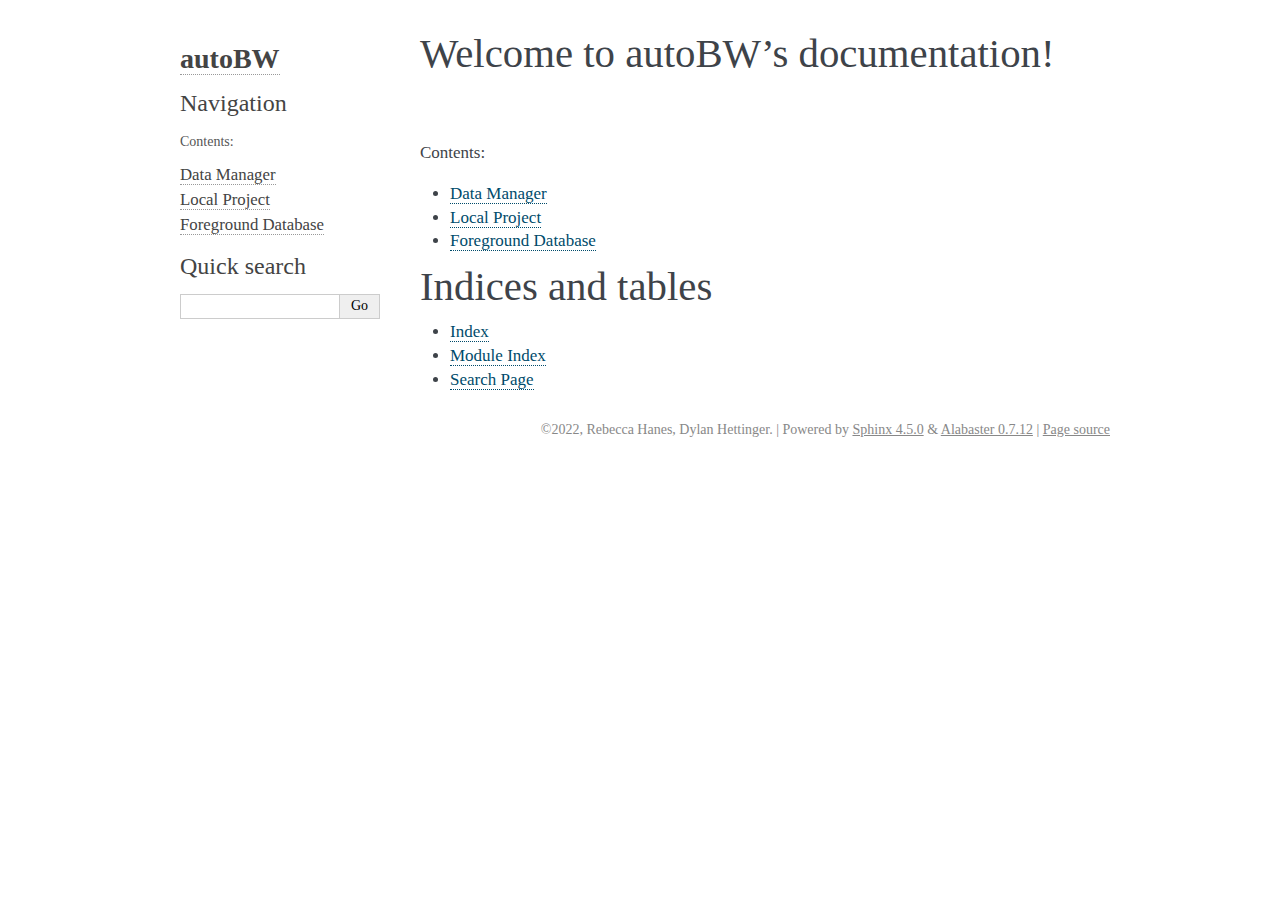
<file: _build/html/index.html>
<!DOCTYPE html>

<html>
  <head>
    <meta charset="utf-8" />
    <meta name="viewport" content="width=device-width, initial-scale=1.0" /><meta name="generator" content="Docutils 0.17.1: http://docutils.sourceforge.net/" />

    <title>Welcome to autoBW’s documentation! &#8212; autoBW 0.0.1 documentation</title>
    <link rel="stylesheet" type="text/css" href="_static/pygments.css" />
    <link rel="stylesheet" type="text/css" href="_static/alabaster.css" />
    <script data-url_root="./" id="documentation_options" src="_static/documentation_options.js"></script>
    <script src="_static/jquery.js"></script>
    <script src="_static/underscore.js"></script>
    <script src="_static/doctools.js"></script>
    <link rel="index" title="Index" href="genindex.html" />
    <link rel="search" title="Search" href="search.html" />
    <link rel="next" title="Data Manager" href="_source/data_manager.html" />

  <link rel="stylesheet" href="_static/custom.css" type="text/css" />


  <meta name="viewport" content="width=device-width, initial-scale=0.9, maximum-scale=0.9" />

  </head><body>


    <div class="document">
      <div class="documentwrapper">
        <div class="bodywrapper">


          <div class="body" role="main">

  <section id="welcome-to-autobw-s-documentation">
<h1>Welcome to autoBW’s documentation!<a class="headerlink" href="#welcome-to-autobw-s-documentation" title="Permalink to this headline">¶</a></h1>
<div class="toctree-wrapper compound">
<p class="caption" role="heading"><span class="caption-text">Contents:</span></p>
<ul>
<li class="toctree-l1"><a class="reference internal" href="_source/data_manager.html">Data Manager</a></li>
<li class="toctree-l1"><a class="reference internal" href="_source/local_project.html">Local Project</a></li>
<li class="toctree-l1"><a class="reference internal" href="_source/foreground_database.html">Foreground Database</a></li>
</ul>
</div>
</section>
<section id="indices-and-tables">
<h1>Indices and tables<a class="headerlink" href="#indices-and-tables" title="Permalink to this headline">¶</a></h1>
<ul class="simple">
<li><p><a class="reference internal" href="genindex.html"><span class="std std-ref">Index</span></a></p></li>
<li><p><a class="reference internal" href="py-modindex.html"><span class="std std-ref">Module Index</span></a></p></li>
<li><p><a class="reference internal" href="search.html"><span class="std std-ref">Search Page</span></a></p></li>
</ul>
</section>


          </div>

        </div>
      </div>
      <div class="sphinxsidebar" role="navigation" aria-label="main navigation">
        <div class="sphinxsidebarwrapper">
<h1 class="logo"><a href="#">autoBW</a></h1>








<h3>Navigation</h3>
<p class="caption" role="heading"><span class="caption-text">Contents:</span></p>
<ul>
<li class="toctree-l1"><a class="reference internal" href="_source/data_manager.html">Data Manager</a></li>
<li class="toctree-l1"><a class="reference internal" href="_source/local_project.html">Local Project</a></li>
<li class="toctree-l1"><a class="reference internal" href="_source/foreground_database.html">Foreground Database</a></li>
</ul>

<div class="relations">
<h3>Related Topics</h3>
<ul>
  <li><a href="#">Documentation overview</a><ul>
      <li>Next: <a href="_source/data_manager.html" title="next chapter">Data Manager</a></li>
  </ul></li>
</ul>
</div>
<div id="searchbox" style="display: none" role="search">
  <h3 id="searchlabel">Quick search</h3>
    <div class="searchformwrapper">
    <form class="search" action="search.html" method="get">
      <input type="text" name="q" aria-labelledby="searchlabel" autocomplete="off" autocorrect="off" autocapitalize="off" spellcheck="false"/>
      <input type="submit" value="Go" />
    </form>
    </div>
</div>
<script>$('#searchbox').show(0);</script>








        </div>
      </div>
      <div class="clearer"></div>
    </div>
    <div class="footer">
      &copy;2022, Rebecca Hanes, Dylan Hettinger.

      |
      Powered by <a href="http://sphinx-doc.org/">Sphinx 4.5.0</a>
      &amp; <a href="https://github.com/bitprophet/alabaster">Alabaster 0.7.12</a>

      |
      <a href="_sources/index.rst.txt"
          rel="nofollow">Page source</a>
    </div>




  </body>
</html>
</file>
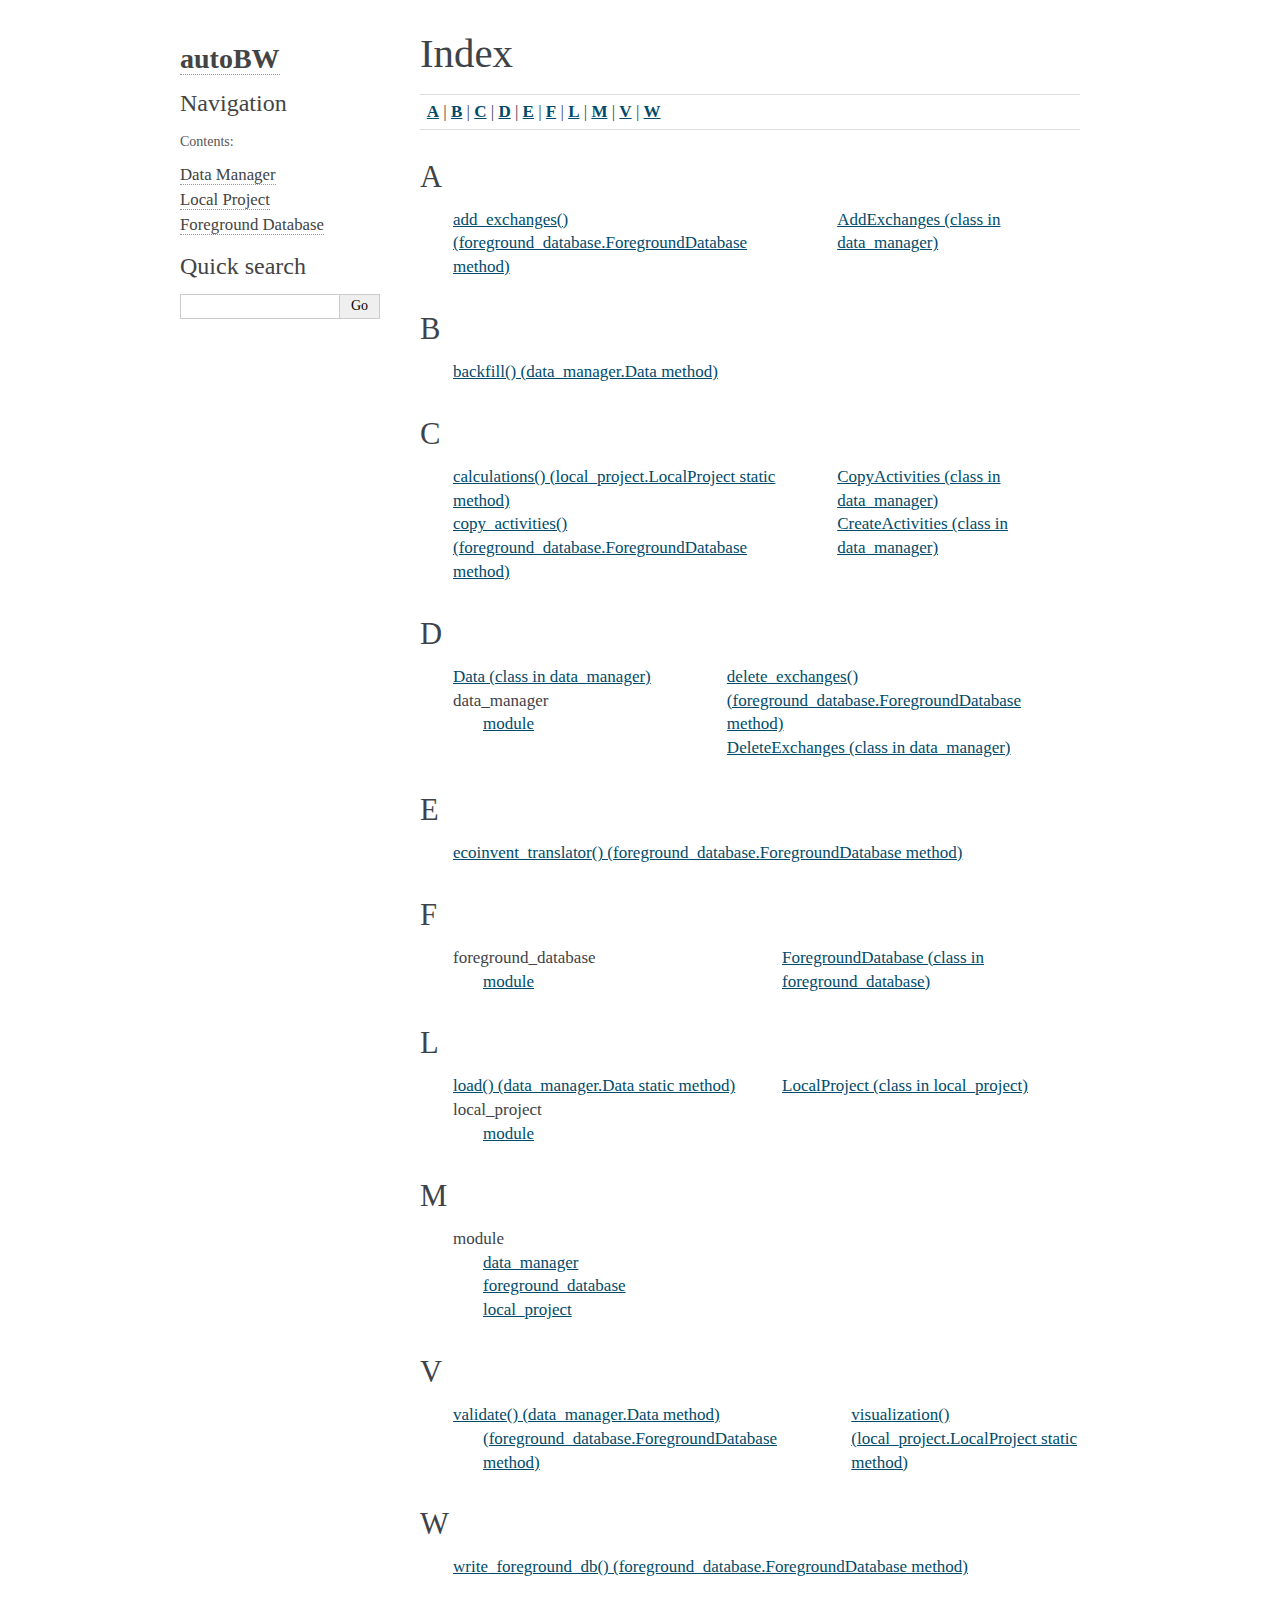
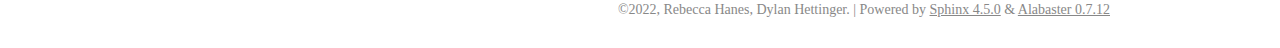
<file: _build/html/genindex.html>
<!DOCTYPE html>

<html>
  <head>
    <meta charset="utf-8" />
    <meta name="viewport" content="width=device-width, initial-scale=1.0" />
    <title>Index &#8212; autoBW 0.0.1 documentation</title>
    <link rel="stylesheet" type="text/css" href="_static/pygments.css" />
    <link rel="stylesheet" type="text/css" href="_static/alabaster.css" />
    <script data-url_root="./" id="documentation_options" src="_static/documentation_options.js"></script>
    <script src="_static/jquery.js"></script>
    <script src="_static/underscore.js"></script>
    <script src="_static/doctools.js"></script>
    <link rel="index" title="Index" href="#" />
    <link rel="search" title="Search" href="search.html" />

  <link rel="stylesheet" href="_static/custom.css" type="text/css" />


  <meta name="viewport" content="width=device-width, initial-scale=0.9, maximum-scale=0.9" />

  </head><body>


    <div class="document">
      <div class="documentwrapper">
        <div class="bodywrapper">


          <div class="body" role="main">


<h1 id="index">Index</h1>

<div class="genindex-jumpbox">
 <a href="#A"><strong>A</strong></a>
 | <a href="#B"><strong>B</strong></a>
 | <a href="#C"><strong>C</strong></a>
 | <a href="#D"><strong>D</strong></a>
 | <a href="#E"><strong>E</strong></a>
 | <a href="#F"><strong>F</strong></a>
 | <a href="#L"><strong>L</strong></a>
 | <a href="#M"><strong>M</strong></a>
 | <a href="#V"><strong>V</strong></a>
 | <a href="#W"><strong>W</strong></a>

</div>
<h2 id="A">A</h2>
<table style="width: 100%" class="indextable genindextable"><tr>
  <td style="width: 33%; vertical-align: top;"><ul>
      <li><a href="_source/foreground_database.html#foreground_database.ForegroundDatabase.add_exchanges">add_exchanges() (foreground_database.ForegroundDatabase method)</a>
</li>
  </ul></td>
  <td style="width: 33%; vertical-align: top;"><ul>
      <li><a href="_source/data_manager.html#data_manager.AddExchanges">AddExchanges (class in data_manager)</a>
</li>
  </ul></td>
</tr></table>

<h2 id="B">B</h2>
<table style="width: 100%" class="indextable genindextable"><tr>
  <td style="width: 33%; vertical-align: top;"><ul>
      <li><a href="_source/data_manager.html#data_manager.Data.backfill">backfill() (data_manager.Data method)</a>
</li>
  </ul></td>
</tr></table>

<h2 id="C">C</h2>
<table style="width: 100%" class="indextable genindextable"><tr>
  <td style="width: 33%; vertical-align: top;"><ul>
      <li><a href="_source/local_project.html#local_project.LocalProject.calculations">calculations() (local_project.LocalProject static method)</a>
</li>
      <li><a href="_source/foreground_database.html#foreground_database.ForegroundDatabase.copy_activities">copy_activities() (foreground_database.ForegroundDatabase method)</a>
</li>
  </ul></td>
  <td style="width: 33%; vertical-align: top;"><ul>
      <li><a href="_source/data_manager.html#data_manager.CopyActivities">CopyActivities (class in data_manager)</a>
</li>
      <li><a href="_source/data_manager.html#data_manager.CreateActivities">CreateActivities (class in data_manager)</a>
</li>
  </ul></td>
</tr></table>

<h2 id="D">D</h2>
<table style="width: 100%" class="indextable genindextable"><tr>
  <td style="width: 33%; vertical-align: top;"><ul>
      <li><a href="_source/data_manager.html#data_manager.Data">Data (class in data_manager)</a>
</li>
      <li>
    data_manager

      <ul>
        <li><a href="_source/data_manager.html#module-data_manager">module</a>
</li>
      </ul></li>
  </ul></td>
  <td style="width: 33%; vertical-align: top;"><ul>
      <li><a href="_source/foreground_database.html#foreground_database.ForegroundDatabase.delete_exchanges">delete_exchanges() (foreground_database.ForegroundDatabase method)</a>
</li>
      <li><a href="_source/data_manager.html#data_manager.DeleteExchanges">DeleteExchanges (class in data_manager)</a>
</li>
  </ul></td>
</tr></table>

<h2 id="E">E</h2>
<table style="width: 100%" class="indextable genindextable"><tr>
  <td style="width: 33%; vertical-align: top;"><ul>
      <li><a href="_source/foreground_database.html#foreground_database.ForegroundDatabase.ecoinvent_translator">ecoinvent_translator() (foreground_database.ForegroundDatabase method)</a>
</li>
  </ul></td>
</tr></table>

<h2 id="F">F</h2>
<table style="width: 100%" class="indextable genindextable"><tr>
  <td style="width: 33%; vertical-align: top;"><ul>
      <li>
    foreground_database

      <ul>
        <li><a href="_source/foreground_database.html#module-foreground_database">module</a>
</li>
      </ul></li>
  </ul></td>
  <td style="width: 33%; vertical-align: top;"><ul>
      <li><a href="_source/foreground_database.html#foreground_database.ForegroundDatabase">ForegroundDatabase (class in foreground_database)</a>
</li>
  </ul></td>
</tr></table>

<h2 id="L">L</h2>
<table style="width: 100%" class="indextable genindextable"><tr>
  <td style="width: 33%; vertical-align: top;"><ul>
      <li><a href="_source/data_manager.html#data_manager.Data.load">load() (data_manager.Data static method)</a>
</li>
      <li>
    local_project

      <ul>
        <li><a href="_source/local_project.html#module-local_project">module</a>
</li>
      </ul></li>
  </ul></td>
  <td style="width: 33%; vertical-align: top;"><ul>
      <li><a href="_source/local_project.html#local_project.LocalProject">LocalProject (class in local_project)</a>
</li>
  </ul></td>
</tr></table>

<h2 id="M">M</h2>
<table style="width: 100%" class="indextable genindextable"><tr>
  <td style="width: 33%; vertical-align: top;"><ul>
      <li>
    module

      <ul>
        <li><a href="_source/data_manager.html#module-data_manager">data_manager</a>
</li>
        <li><a href="_source/foreground_database.html#module-foreground_database">foreground_database</a>
</li>
        <li><a href="_source/local_project.html#module-local_project">local_project</a>
</li>
      </ul></li>
  </ul></td>
</tr></table>

<h2 id="V">V</h2>
<table style="width: 100%" class="indextable genindextable"><tr>
  <td style="width: 33%; vertical-align: top;"><ul>
      <li><a href="_source/data_manager.html#data_manager.Data.validate">validate() (data_manager.Data method)</a>

      <ul>
        <li><a href="_source/foreground_database.html#foreground_database.ForegroundDatabase.validate">(foreground_database.ForegroundDatabase method)</a>
</li>
      </ul></li>
  </ul></td>
  <td style="width: 33%; vertical-align: top;"><ul>
      <li><a href="_source/local_project.html#local_project.LocalProject.visualization">visualization() (local_project.LocalProject static method)</a>
</li>
  </ul></td>
</tr></table>

<h2 id="W">W</h2>
<table style="width: 100%" class="indextable genindextable"><tr>
  <td style="width: 33%; vertical-align: top;"><ul>
      <li><a href="_source/foreground_database.html#foreground_database.ForegroundDatabase.write_foreground_db">write_foreground_db() (foreground_database.ForegroundDatabase method)</a>
</li>
  </ul></td>
</tr></table>



          </div>

        </div>
      </div>
      <div class="sphinxsidebar" role="navigation" aria-label="main navigation">
        <div class="sphinxsidebarwrapper">
<h1 class="logo"><a href="index.html">autoBW</a></h1>








<h3>Navigation</h3>
<p class="caption" role="heading"><span class="caption-text">Contents:</span></p>
<ul>
<li class="toctree-l1"><a class="reference internal" href="_source/data_manager.html">Data Manager</a></li>
<li class="toctree-l1"><a class="reference internal" href="_source/local_project.html">Local Project</a></li>
<li class="toctree-l1"><a class="reference internal" href="_source/foreground_database.html">Foreground Database</a></li>
</ul>

<div class="relations">
<h3>Related Topics</h3>
<ul>
  <li><a href="index.html">Documentation overview</a><ul>
  </ul></li>
</ul>
</div>
<div id="searchbox" style="display: none" role="search">
  <h3 id="searchlabel">Quick search</h3>
    <div class="searchformwrapper">
    <form class="search" action="search.html" method="get">
      <input type="text" name="q" aria-labelledby="searchlabel" autocomplete="off" autocorrect="off" autocapitalize="off" spellcheck="false"/>
      <input type="submit" value="Go" />
    </form>
    </div>
</div>
<script>$('#searchbox').show(0);</script>








        </div>
      </div>
      <div class="clearer"></div>
    </div>
    <div class="footer">
      &copy;2022, Rebecca Hanes, Dylan Hettinger.

      |
      Powered by <a href="http://sphinx-doc.org/">Sphinx 4.5.0</a>
      &amp; <a href="https://github.com/bitprophet/alabaster">Alabaster 0.7.12</a>

    </div>




  </body>
</html>
</file>
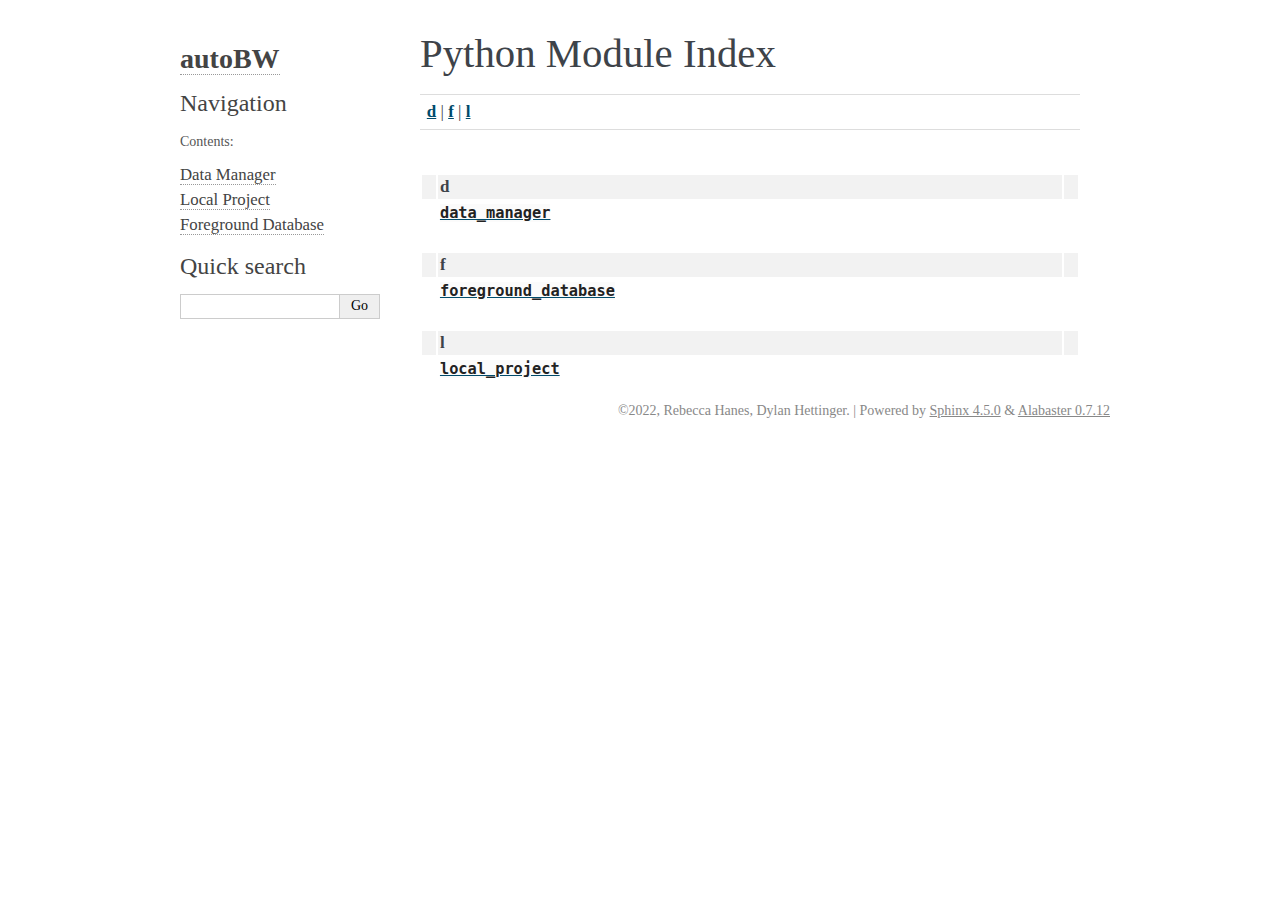
<file: _build/html/py-modindex.html>
<!DOCTYPE html>

<html>
  <head>
    <meta charset="utf-8" />
    <meta name="viewport" content="width=device-width, initial-scale=1.0" />
    <title>Python Module Index &#8212; autoBW 0.0.1 documentation</title>
    <link rel="stylesheet" type="text/css" href="_static/pygments.css" />
    <link rel="stylesheet" type="text/css" href="_static/alabaster.css" />
    <script data-url_root="./" id="documentation_options" src="_static/documentation_options.js"></script>
    <script src="_static/jquery.js"></script>
    <script src="_static/underscore.js"></script>
    <script src="_static/doctools.js"></script>
    <link rel="index" title="Index" href="genindex.html" />
    <link rel="search" title="Search" href="search.html" />


  <link rel="stylesheet" href="_static/custom.css" type="text/css" />


  <meta name="viewport" content="width=device-width, initial-scale=0.9, maximum-scale=0.9" />


    <script>
      DOCUMENTATION_OPTIONS.COLLAPSE_INDEX = true;
    </script>


  </head><body>


    <div class="document">
      <div class="documentwrapper">
        <div class="bodywrapper">


          <div class="body" role="main">


   <h1>Python Module Index</h1>

   <div class="modindex-jumpbox">
   <a href="#cap-d"><strong>d</strong></a> |
   <a href="#cap-f"><strong>f</strong></a> |
   <a href="#cap-l"><strong>l</strong></a>
   </div>

   <table class="indextable modindextable">
     <tr class="pcap"><td></td><td>&#160;</td><td></td></tr>
     <tr class="cap" id="cap-d"><td></td><td>
       <strong>d</strong></td><td></td></tr>
     <tr>
       <td></td>
       <td>
       <a href="_source/data_manager.html#module-data_manager"><code class="xref">data_manager</code></a></td><td>
       <em></em></td></tr>
     <tr class="pcap"><td></td><td>&#160;</td><td></td></tr>
     <tr class="cap" id="cap-f"><td></td><td>
       <strong>f</strong></td><td></td></tr>
     <tr>
       <td></td>
       <td>
       <a href="_source/foreground_database.html#module-foreground_database"><code class="xref">foreground_database</code></a></td><td>
       <em></em></td></tr>
     <tr class="pcap"><td></td><td>&#160;</td><td></td></tr>
     <tr class="cap" id="cap-l"><td></td><td>
       <strong>l</strong></td><td></td></tr>
     <tr>
       <td></td>
       <td>
       <a href="_source/local_project.html#module-local_project"><code class="xref">local_project</code></a></td><td>
       <em></em></td></tr>
   </table>


          </div>

        </div>
      </div>
      <div class="sphinxsidebar" role="navigation" aria-label="main navigation">
        <div class="sphinxsidebarwrapper">
<h1 class="logo"><a href="index.html">autoBW</a></h1>








<h3>Navigation</h3>
<p class="caption" role="heading"><span class="caption-text">Contents:</span></p>
<ul>
<li class="toctree-l1"><a class="reference internal" href="_source/data_manager.html">Data Manager</a></li>
<li class="toctree-l1"><a class="reference internal" href="_source/local_project.html">Local Project</a></li>
<li class="toctree-l1"><a class="reference internal" href="_source/foreground_database.html">Foreground Database</a></li>
</ul>

<div class="relations">
<h3>Related Topics</h3>
<ul>
  <li><a href="index.html">Documentation overview</a><ul>
  </ul></li>
</ul>
</div>
<div id="searchbox" style="display: none" role="search">
  <h3 id="searchlabel">Quick search</h3>
    <div class="searchformwrapper">
    <form class="search" action="search.html" method="get">
      <input type="text" name="q" aria-labelledby="searchlabel" autocomplete="off" autocorrect="off" autocapitalize="off" spellcheck="false"/>
      <input type="submit" value="Go" />
    </form>
    </div>
</div>
<script>$('#searchbox').show(0);</script>








        </div>
      </div>
      <div class="clearer"></div>
    </div>
    <div class="footer">
      &copy;2022, Rebecca Hanes, Dylan Hettinger.

      |
      Powered by <a href="http://sphinx-doc.org/">Sphinx 4.5.0</a>
      &amp; <a href="https://github.com/bitprophet/alabaster">Alabaster 0.7.12</a>

    </div>




  </body>
</html>
</file>
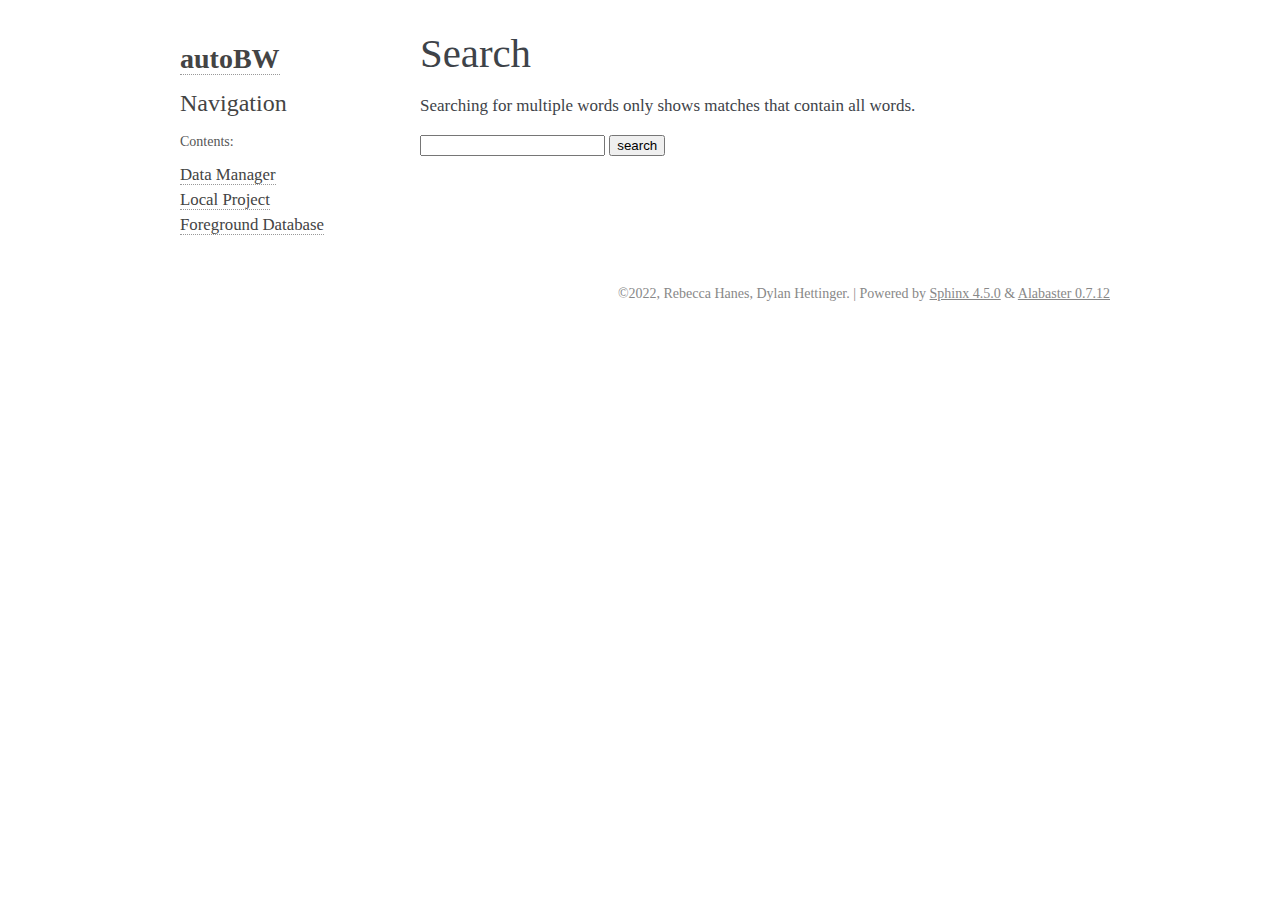
<file: _build/html/search.html>
<!DOCTYPE html>

<html>
  <head>
    <meta charset="utf-8" />
    <meta name="viewport" content="width=device-width, initial-scale=1.0" />
    <title>Search &#8212; autoBW 0.0.1 documentation</title>
    <link rel="stylesheet" type="text/css" href="_static/pygments.css" />
    <link rel="stylesheet" type="text/css" href="_static/alabaster.css" />

    <script data-url_root="./" id="documentation_options" src="_static/documentation_options.js"></script>
    <script src="_static/jquery.js"></script>
    <script src="_static/underscore.js"></script>
    <script src="_static/doctools.js"></script>
    <script src="_static/searchtools.js"></script>
    <script src="_static/language_data.js"></script>
    <link rel="index" title="Index" href="genindex.html" />
    <link rel="search" title="Search" href="#" />
  <script src="searchindex.js" defer></script>


  <link rel="stylesheet" href="_static/custom.css" type="text/css" />


  <meta name="viewport" content="width=device-width, initial-scale=0.9, maximum-scale=0.9" />


  </head><body>


    <div class="document">
      <div class="documentwrapper">
        <div class="bodywrapper">


          <div class="body" role="main">

  <h1 id="search-documentation">Search</h1>

  <noscript>
  <div class="admonition warning">
  <p>
    Please activate JavaScript to enable the search
    functionality.
  </p>
  </div>
  </noscript>


  <p>
    Searching for multiple words only shows matches that contain
    all words.
  </p>


  <form action="" method="get">
    <input type="text" name="q" aria-labelledby="search-documentation" value="" autocomplete="off" autocorrect="off" autocapitalize="off" spellcheck="false"/>
    <input type="submit" value="search" />
    <span id="search-progress" style="padding-left: 10px"></span>
  </form>



  <div id="search-results">

  </div>


          </div>

        </div>
      </div>
      <div class="sphinxsidebar" role="navigation" aria-label="main navigation">
        <div class="sphinxsidebarwrapper">
<h1 class="logo"><a href="index.html">autoBW</a></h1>








<h3>Navigation</h3>
<p class="caption" role="heading"><span class="caption-text">Contents:</span></p>
<ul>
<li class="toctree-l1"><a class="reference internal" href="_source/data_manager.html">Data Manager</a></li>
<li class="toctree-l1"><a class="reference internal" href="_source/local_project.html">Local Project</a></li>
<li class="toctree-l1"><a class="reference internal" href="_source/foreground_database.html">Foreground Database</a></li>
</ul>

<div class="relations">
<h3>Related Topics</h3>
<ul>
  <li><a href="index.html">Documentation overview</a><ul>
  </ul></li>
</ul>
</div>








        </div>
      </div>
      <div class="clearer"></div>
    </div>
    <div class="footer">
      &copy;2022, Rebecca Hanes, Dylan Hettinger.

      |
      Powered by <a href="http://sphinx-doc.org/">Sphinx 4.5.0</a>
      &amp; <a href="https://github.com/bitprophet/alabaster">Alabaster 0.7.12</a>

    </div>




  </body>
</html>
</file>
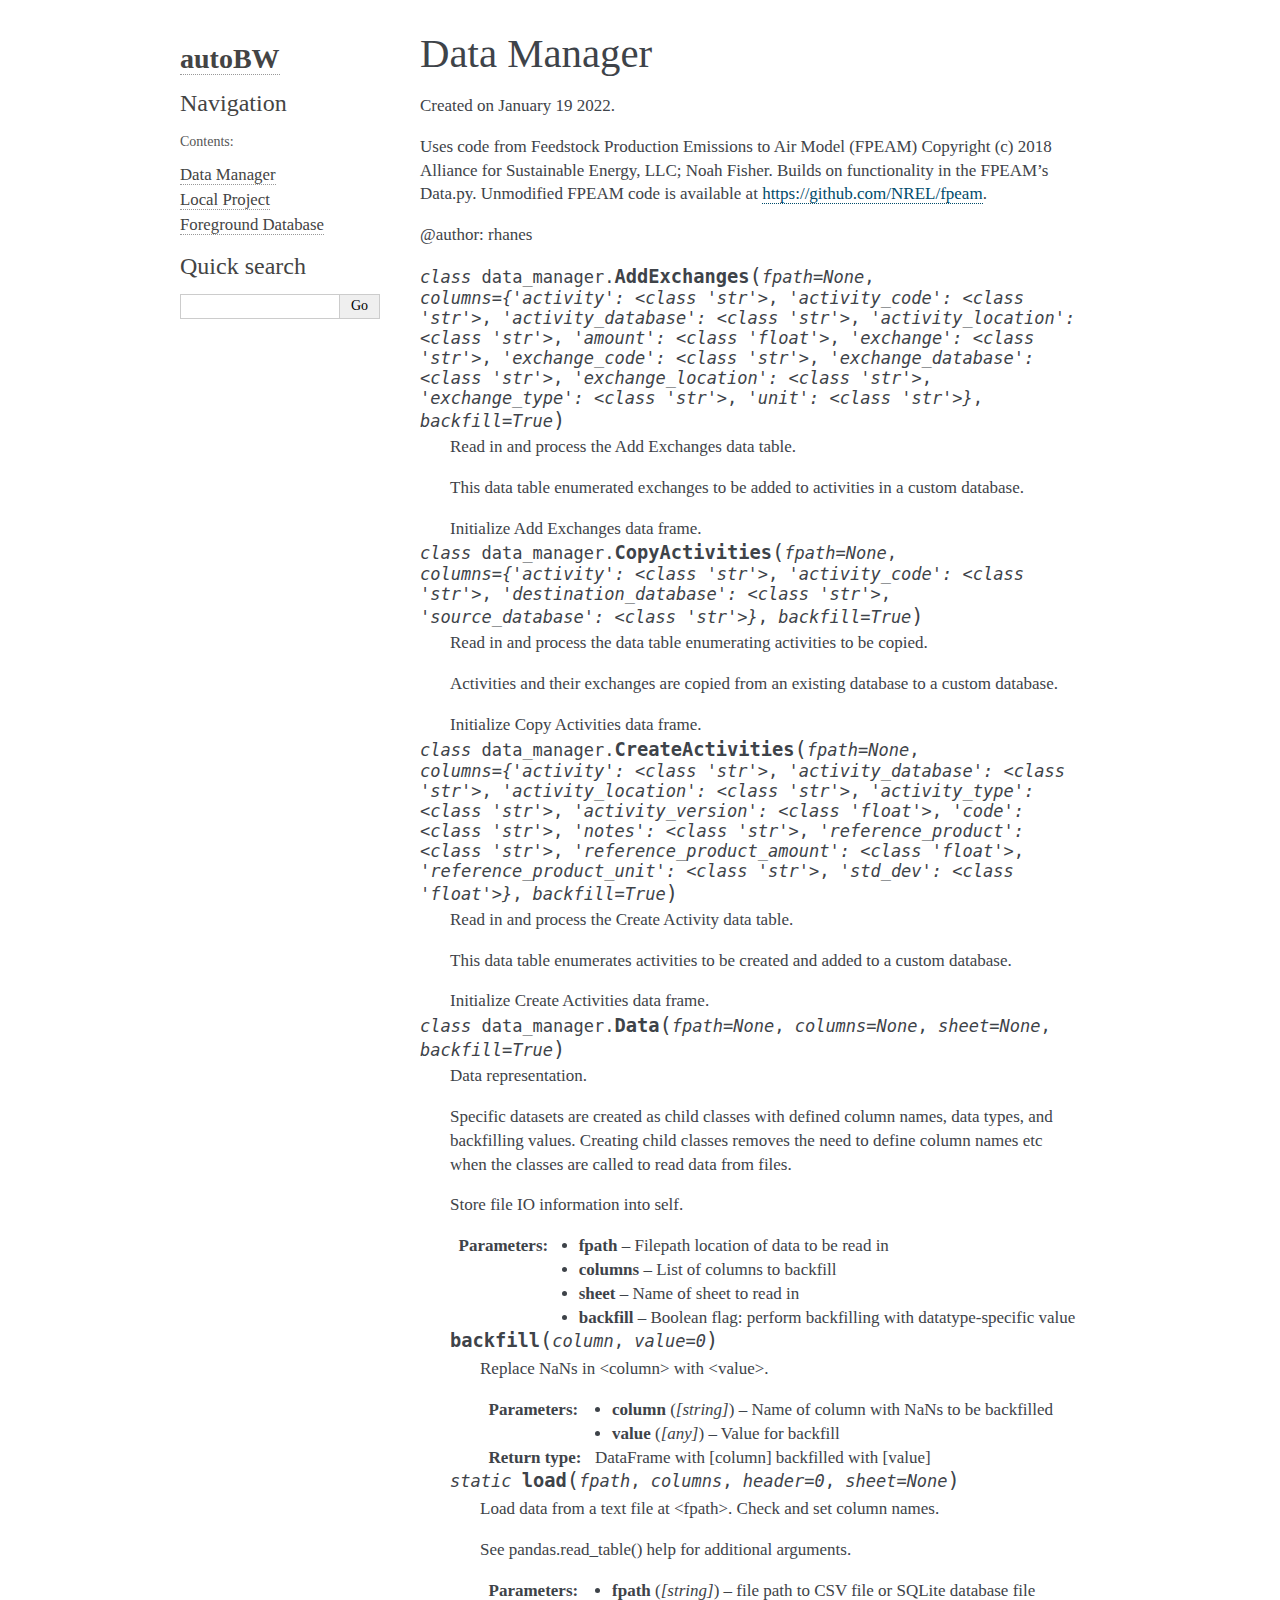
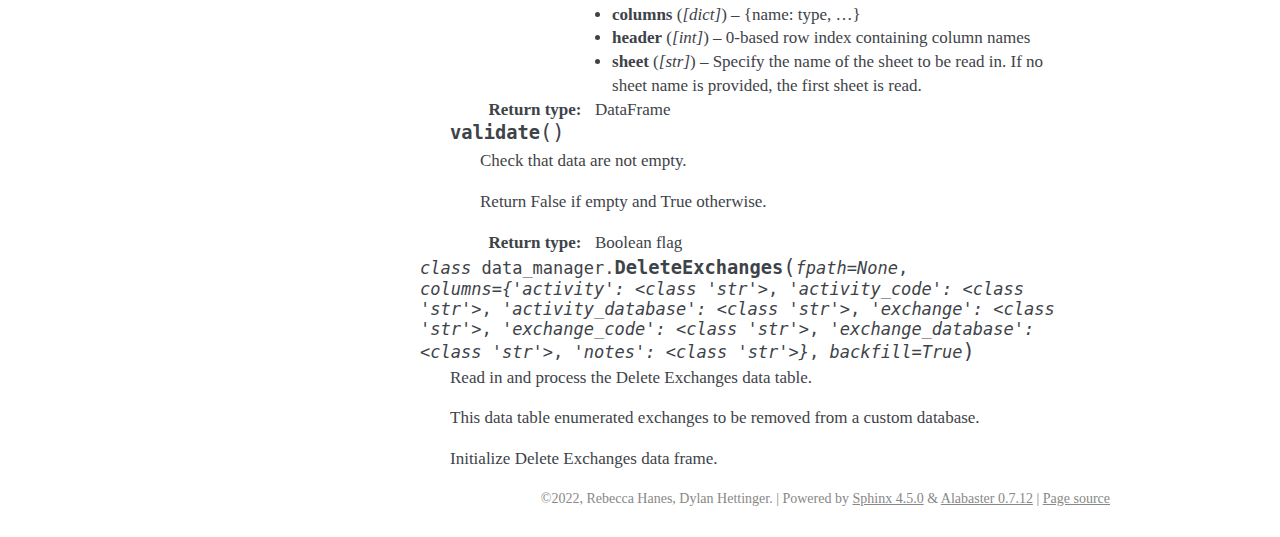
<file: _build/html/_source/data_manager.html>
<!DOCTYPE html>

<html>
  <head>
    <meta charset="utf-8" />
    <meta name="viewport" content="width=device-width, initial-scale=1.0" /><meta name="generator" content="Docutils 0.17.1: http://docutils.sourceforge.net/" />

    <title>Data Manager &#8212; autoBW 0.0.1 documentation</title>
    <link rel="stylesheet" type="text/css" href="../_static/pygments.css" />
    <link rel="stylesheet" type="text/css" href="../_static/alabaster.css" />
    <script data-url_root="../" id="documentation_options" src="../_static/documentation_options.js"></script>
    <script src="../_static/jquery.js"></script>
    <script src="../_static/underscore.js"></script>
    <script src="../_static/doctools.js"></script>
    <link rel="index" title="Index" href="../genindex.html" />
    <link rel="search" title="Search" href="../search.html" />
    <link rel="next" title="Local Project" href="local_project.html" />
    <link rel="prev" title="Welcome to autoBW’s documentation!" href="../index.html" />

  <link rel="stylesheet" href="../_static/custom.css" type="text/css" />


  <meta name="viewport" content="width=device-width, initial-scale=0.9, maximum-scale=0.9" />

  </head><body>


    <div class="document">
      <div class="documentwrapper">
        <div class="bodywrapper">


          <div class="body" role="main">

  <section id="module-data_manager">
<span id="data-manager"></span><h1>Data Manager<a class="headerlink" href="#module-data_manager" title="Permalink to this headline">¶</a></h1>
<p>Created on January 19 2022.</p>
<p>Uses code from Feedstock Production Emissions to Air Model (FPEAM) Copyright
(c) 2018 Alliance for Sustainable Energy, LLC; Noah Fisher.
Builds on functionality in the FPEAM’s Data.py.
Unmodified FPEAM code is available at <a class="reference external" href="https://github.com/NREL/fpeam">https://github.com/NREL/fpeam</a>.</p>
<p>&#64;author: rhanes</p>
<dl class="py class">
<dt class="sig sig-object py" id="data_manager.AddExchanges">
<em class="property"><span class="pre">class</span><span class="w"> </span></em><span class="sig-prename descclassname"><span class="pre">data_manager.</span></span><span class="sig-name descname"><span class="pre">AddExchanges</span></span><span class="sig-paren">(</span><em class="sig-param"><span class="n"><span class="pre">fpath=None</span></span></em>, <em class="sig-param"><span class="n"><span class="pre">columns={'activity':</span> <span class="pre">&lt;class</span> <span class="pre">'str'&gt;</span></span></em>, <em class="sig-param"><span class="n"><span class="pre">'activity_code':</span> <span class="pre">&lt;class</span> <span class="pre">'str'&gt;</span></span></em>, <em class="sig-param"><span class="n"><span class="pre">'activity_database':</span> <span class="pre">&lt;class</span> <span class="pre">'str'&gt;</span></span></em>, <em class="sig-param"><span class="n"><span class="pre">'activity_location':</span> <span class="pre">&lt;class</span> <span class="pre">'str'&gt;</span></span></em>, <em class="sig-param"><span class="n"><span class="pre">'amount':</span> <span class="pre">&lt;class</span> <span class="pre">'float'&gt;</span></span></em>, <em class="sig-param"><span class="n"><span class="pre">'exchange':</span> <span class="pre">&lt;class</span> <span class="pre">'str'&gt;</span></span></em>, <em class="sig-param"><span class="n"><span class="pre">'exchange_code':</span> <span class="pre">&lt;class</span> <span class="pre">'str'&gt;</span></span></em>, <em class="sig-param"><span class="n"><span class="pre">'exchange_database':</span> <span class="pre">&lt;class</span> <span class="pre">'str'&gt;</span></span></em>, <em class="sig-param"><span class="n"><span class="pre">'exchange_location':</span> <span class="pre">&lt;class</span> <span class="pre">'str'&gt;</span></span></em>, <em class="sig-param"><span class="n"><span class="pre">'exchange_type':</span> <span class="pre">&lt;class</span> <span class="pre">'str'&gt;</span></span></em>, <em class="sig-param"><span class="n"><span class="pre">'unit':</span> <span class="pre">&lt;class</span> <span class="pre">'str'&gt;}</span></span></em>, <em class="sig-param"><span class="n"><span class="pre">backfill=True</span></span></em><span class="sig-paren">)</span><a class="headerlink" href="#data_manager.AddExchanges" title="Permalink to this definition">¶</a></dt>
<dd><p>Read in and process the Add Exchanges data table.</p>
<p>This data table enumerated exchanges to be added to activities in a custom database.</p>
<p>Initialize Add Exchanges data frame.</p>
</dd></dl>

<dl class="py class">
<dt class="sig sig-object py" id="data_manager.CopyActivities">
<em class="property"><span class="pre">class</span><span class="w"> </span></em><span class="sig-prename descclassname"><span class="pre">data_manager.</span></span><span class="sig-name descname"><span class="pre">CopyActivities</span></span><span class="sig-paren">(</span><em class="sig-param"><span class="n"><span class="pre">fpath=None</span></span></em>, <em class="sig-param"><span class="n"><span class="pre">columns={'activity':</span> <span class="pre">&lt;class</span> <span class="pre">'str'&gt;</span></span></em>, <em class="sig-param"><span class="n"><span class="pre">'activity_code':</span> <span class="pre">&lt;class</span> <span class="pre">'str'&gt;</span></span></em>, <em class="sig-param"><span class="n"><span class="pre">'destination_database':</span> <span class="pre">&lt;class</span> <span class="pre">'str'&gt;</span></span></em>, <em class="sig-param"><span class="n"><span class="pre">'source_database':</span> <span class="pre">&lt;class</span> <span class="pre">'str'&gt;}</span></span></em>, <em class="sig-param"><span class="n"><span class="pre">backfill=True</span></span></em><span class="sig-paren">)</span><a class="headerlink" href="#data_manager.CopyActivities" title="Permalink to this definition">¶</a></dt>
<dd><p>Read in and process the data table enumerating activities to be copied.</p>
<p>Activities and their exchanges are copied from an existing database to a custom database.</p>
<p>Initialize Copy Activities data frame.</p>
</dd></dl>

<dl class="py class">
<dt class="sig sig-object py" id="data_manager.CreateActivities">
<em class="property"><span class="pre">class</span><span class="w"> </span></em><span class="sig-prename descclassname"><span class="pre">data_manager.</span></span><span class="sig-name descname"><span class="pre">CreateActivities</span></span><span class="sig-paren">(</span><em class="sig-param"><span class="n"><span class="pre">fpath=None</span></span></em>, <em class="sig-param"><span class="n"><span class="pre">columns={'activity':</span> <span class="pre">&lt;class</span> <span class="pre">'str'&gt;</span></span></em>, <em class="sig-param"><span class="n"><span class="pre">'activity_database':</span> <span class="pre">&lt;class</span> <span class="pre">'str'&gt;</span></span></em>, <em class="sig-param"><span class="n"><span class="pre">'activity_location':</span> <span class="pre">&lt;class</span> <span class="pre">'str'&gt;</span></span></em>, <em class="sig-param"><span class="n"><span class="pre">'activity_type':</span> <span class="pre">&lt;class</span> <span class="pre">'str'&gt;</span></span></em>, <em class="sig-param"><span class="n"><span class="pre">'activity_version':</span> <span class="pre">&lt;class</span> <span class="pre">'float'&gt;</span></span></em>, <em class="sig-param"><span class="n"><span class="pre">'code':</span> <span class="pre">&lt;class</span> <span class="pre">'str'&gt;</span></span></em>, <em class="sig-param"><span class="n"><span class="pre">'notes':</span> <span class="pre">&lt;class</span> <span class="pre">'str'&gt;</span></span></em>, <em class="sig-param"><span class="n"><span class="pre">'reference_product':</span> <span class="pre">&lt;class</span> <span class="pre">'str'&gt;</span></span></em>, <em class="sig-param"><span class="n"><span class="pre">'reference_product_amount':</span> <span class="pre">&lt;class</span> <span class="pre">'float'&gt;</span></span></em>, <em class="sig-param"><span class="n"><span class="pre">'reference_product_unit':</span> <span class="pre">&lt;class</span> <span class="pre">'str'&gt;</span></span></em>, <em class="sig-param"><span class="n"><span class="pre">'std_dev':</span> <span class="pre">&lt;class</span> <span class="pre">'float'&gt;}</span></span></em>, <em class="sig-param"><span class="n"><span class="pre">backfill=True</span></span></em><span class="sig-paren">)</span><a class="headerlink" href="#data_manager.CreateActivities" title="Permalink to this definition">¶</a></dt>
<dd><p>Read in and process the Create Activity data table.</p>
<p>This data table enumerates activities to be created and added to a custom database.</p>
<p>Initialize Create Activities data frame.</p>
</dd></dl>

<dl class="py class">
<dt class="sig sig-object py" id="data_manager.Data">
<em class="property"><span class="pre">class</span><span class="w"> </span></em><span class="sig-prename descclassname"><span class="pre">data_manager.</span></span><span class="sig-name descname"><span class="pre">Data</span></span><span class="sig-paren">(</span><em class="sig-param"><span class="n"><span class="pre">fpath</span></span><span class="o"><span class="pre">=</span></span><span class="default_value"><span class="pre">None</span></span></em>, <em class="sig-param"><span class="n"><span class="pre">columns</span></span><span class="o"><span class="pre">=</span></span><span class="default_value"><span class="pre">None</span></span></em>, <em class="sig-param"><span class="n"><span class="pre">sheet</span></span><span class="o"><span class="pre">=</span></span><span class="default_value"><span class="pre">None</span></span></em>, <em class="sig-param"><span class="n"><span class="pre">backfill</span></span><span class="o"><span class="pre">=</span></span><span class="default_value"><span class="pre">True</span></span></em><span class="sig-paren">)</span><a class="headerlink" href="#data_manager.Data" title="Permalink to this definition">¶</a></dt>
<dd><p>Data representation.</p>
<p>Specific datasets are created as child classes with
defined column names, data types, and backfilling values. Creating child
classes removes the need to define column names etc when the classes are
called to read data from files.</p>
<p>Store file IO information into self.</p>
<dl class="field-list simple">
<dt class="field-odd">Parameters</dt>
<dd class="field-odd"><ul class="simple">
<li><p><strong>fpath</strong> – Filepath location of data to be read in</p></li>
<li><p><strong>columns</strong> – List of columns to backfill</p></li>
<li><p><strong>sheet</strong> – Name of sheet to read in</p></li>
<li><p><strong>backfill</strong> – Boolean flag: perform backfilling with datatype-specific value</p></li>
</ul>
</dd>
</dl>
<dl class="py method">
<dt class="sig sig-object py" id="data_manager.Data.backfill">
<span class="sig-name descname"><span class="pre">backfill</span></span><span class="sig-paren">(</span><em class="sig-param"><span class="n"><span class="pre">column</span></span></em>, <em class="sig-param"><span class="n"><span class="pre">value</span></span><span class="o"><span class="pre">=</span></span><span class="default_value"><span class="pre">0</span></span></em><span class="sig-paren">)</span><a class="headerlink" href="#data_manager.Data.backfill" title="Permalink to this definition">¶</a></dt>
<dd><p>Replace NaNs in &lt;column&gt; with &lt;value&gt;.</p>
<dl class="field-list simple">
<dt class="field-odd">Parameters</dt>
<dd class="field-odd"><ul class="simple">
<li><p><strong>column</strong> (<em>[</em><em>string</em><em>]</em>) – Name of column with NaNs to be backfilled</p></li>
<li><p><strong>value</strong> (<em>[</em><em>any</em><em>]</em>) – Value for backfill</p></li>
</ul>
</dd>
<dt class="field-even">Return type</dt>
<dd class="field-even"><p>DataFrame with [column] backfilled with [value]</p>
</dd>
</dl>
</dd></dl>

<dl class="py method">
<dt class="sig sig-object py" id="data_manager.Data.load">
<em class="property"><span class="pre">static</span><span class="w"> </span></em><span class="sig-name descname"><span class="pre">load</span></span><span class="sig-paren">(</span><em class="sig-param"><span class="n"><span class="pre">fpath</span></span></em>, <em class="sig-param"><span class="n"><span class="pre">columns</span></span></em>, <em class="sig-param"><span class="n"><span class="pre">header</span></span><span class="o"><span class="pre">=</span></span><span class="default_value"><span class="pre">0</span></span></em>, <em class="sig-param"><span class="n"><span class="pre">sheet</span></span><span class="o"><span class="pre">=</span></span><span class="default_value"><span class="pre">None</span></span></em><span class="sig-paren">)</span><a class="headerlink" href="#data_manager.Data.load" title="Permalink to this definition">¶</a></dt>
<dd><p>Load data from a text file at &lt;fpath&gt;. Check and set column names.</p>
<p>See pandas.read_table() help for additional arguments.</p>
<dl class="field-list simple">
<dt class="field-odd">Parameters</dt>
<dd class="field-odd"><ul class="simple">
<li><p><strong>fpath</strong> (<em>[</em><em>string</em><em>]</em>) – file path to CSV file or SQLite database file</p></li>
<li><p><strong>columns</strong> (<em>[</em><em>dict</em><em>]</em>) – {name: type, …}</p></li>
<li><p><strong>header</strong> (<em>[</em><em>int</em><em>]</em>) – 0-based row index containing column names</p></li>
<li><p><strong>sheet</strong> (<em>[</em><em>str</em><em>]</em>) – Specify the name of the sheet to be read in.
If no sheet name is provided, the first sheet is read.</p></li>
</ul>
</dd>
<dt class="field-even">Return type</dt>
<dd class="field-even"><p>DataFrame</p>
</dd>
</dl>
</dd></dl>

<dl class="py method">
<dt class="sig sig-object py" id="data_manager.Data.validate">
<span class="sig-name descname"><span class="pre">validate</span></span><span class="sig-paren">(</span><span class="sig-paren">)</span><a class="headerlink" href="#data_manager.Data.validate" title="Permalink to this definition">¶</a></dt>
<dd><p>Check that data are not empty.</p>
<p>Return False if empty and True otherwise.</p>
<dl class="field-list simple">
<dt class="field-odd">Return type</dt>
<dd class="field-odd"><p>Boolean flag</p>
</dd>
</dl>
</dd></dl>

</dd></dl>

<dl class="py class">
<dt class="sig sig-object py" id="data_manager.DeleteExchanges">
<em class="property"><span class="pre">class</span><span class="w"> </span></em><span class="sig-prename descclassname"><span class="pre">data_manager.</span></span><span class="sig-name descname"><span class="pre">DeleteExchanges</span></span><span class="sig-paren">(</span><em class="sig-param"><span class="n"><span class="pre">fpath=None</span></span></em>, <em class="sig-param"><span class="n"><span class="pre">columns={'activity':</span> <span class="pre">&lt;class</span> <span class="pre">'str'&gt;</span></span></em>, <em class="sig-param"><span class="n"><span class="pre">'activity_code':</span> <span class="pre">&lt;class</span> <span class="pre">'str'&gt;</span></span></em>, <em class="sig-param"><span class="n"><span class="pre">'activity_database':</span> <span class="pre">&lt;class</span> <span class="pre">'str'&gt;</span></span></em>, <em class="sig-param"><span class="n"><span class="pre">'exchange':</span> <span class="pre">&lt;class</span> <span class="pre">'str'&gt;</span></span></em>, <em class="sig-param"><span class="n"><span class="pre">'exchange_code':</span> <span class="pre">&lt;class</span> <span class="pre">'str'&gt;</span></span></em>, <em class="sig-param"><span class="n"><span class="pre">'exchange_database':</span> <span class="pre">&lt;class</span> <span class="pre">'str'&gt;</span></span></em>, <em class="sig-param"><span class="n"><span class="pre">'notes':</span> <span class="pre">&lt;class</span> <span class="pre">'str'&gt;}</span></span></em>, <em class="sig-param"><span class="n"><span class="pre">backfill=True</span></span></em><span class="sig-paren">)</span><a class="headerlink" href="#data_manager.DeleteExchanges" title="Permalink to this definition">¶</a></dt>
<dd><p>Read in and process the Delete Exchanges data table.</p>
<p>This data table enumerated exchanges to be removed from a custom database.</p>
<p>Initialize Delete Exchanges data frame.</p>
</dd></dl>

</section>


          </div>

        </div>
      </div>
      <div class="sphinxsidebar" role="navigation" aria-label="main navigation">
        <div class="sphinxsidebarwrapper">
<h1 class="logo"><a href="../index.html">autoBW</a></h1>








<h3>Navigation</h3>
<p class="caption" role="heading"><span class="caption-text">Contents:</span></p>
<ul class="current">
<li class="toctree-l1 current"><a class="current reference internal" href="#">Data Manager</a></li>
<li class="toctree-l1"><a class="reference internal" href="local_project.html">Local Project</a></li>
<li class="toctree-l1"><a class="reference internal" href="foreground_database.html">Foreground Database</a></li>
</ul>

<div class="relations">
<h3>Related Topics</h3>
<ul>
  <li><a href="../index.html">Documentation overview</a><ul>
      <li>Previous: <a href="../index.html" title="previous chapter">Welcome to autoBW’s documentation!</a></li>
      <li>Next: <a href="local_project.html" title="next chapter">Local Project</a></li>
  </ul></li>
</ul>
</div>
<div id="searchbox" style="display: none" role="search">
  <h3 id="searchlabel">Quick search</h3>
    <div class="searchformwrapper">
    <form class="search" action="../search.html" method="get">
      <input type="text" name="q" aria-labelledby="searchlabel" autocomplete="off" autocorrect="off" autocapitalize="off" spellcheck="false"/>
      <input type="submit" value="Go" />
    </form>
    </div>
</div>
<script>$('#searchbox').show(0);</script>








        </div>
      </div>
      <div class="clearer"></div>
    </div>
    <div class="footer">
      &copy;2022, Rebecca Hanes, Dylan Hettinger.

      |
      Powered by <a href="http://sphinx-doc.org/">Sphinx 4.5.0</a>
      &amp; <a href="https://github.com/bitprophet/alabaster">Alabaster 0.7.12</a>

      |
      <a href="../_sources/_source/data_manager.rst.txt"
          rel="nofollow">Page source</a>
    </div>




  </body>
</html>
</file>
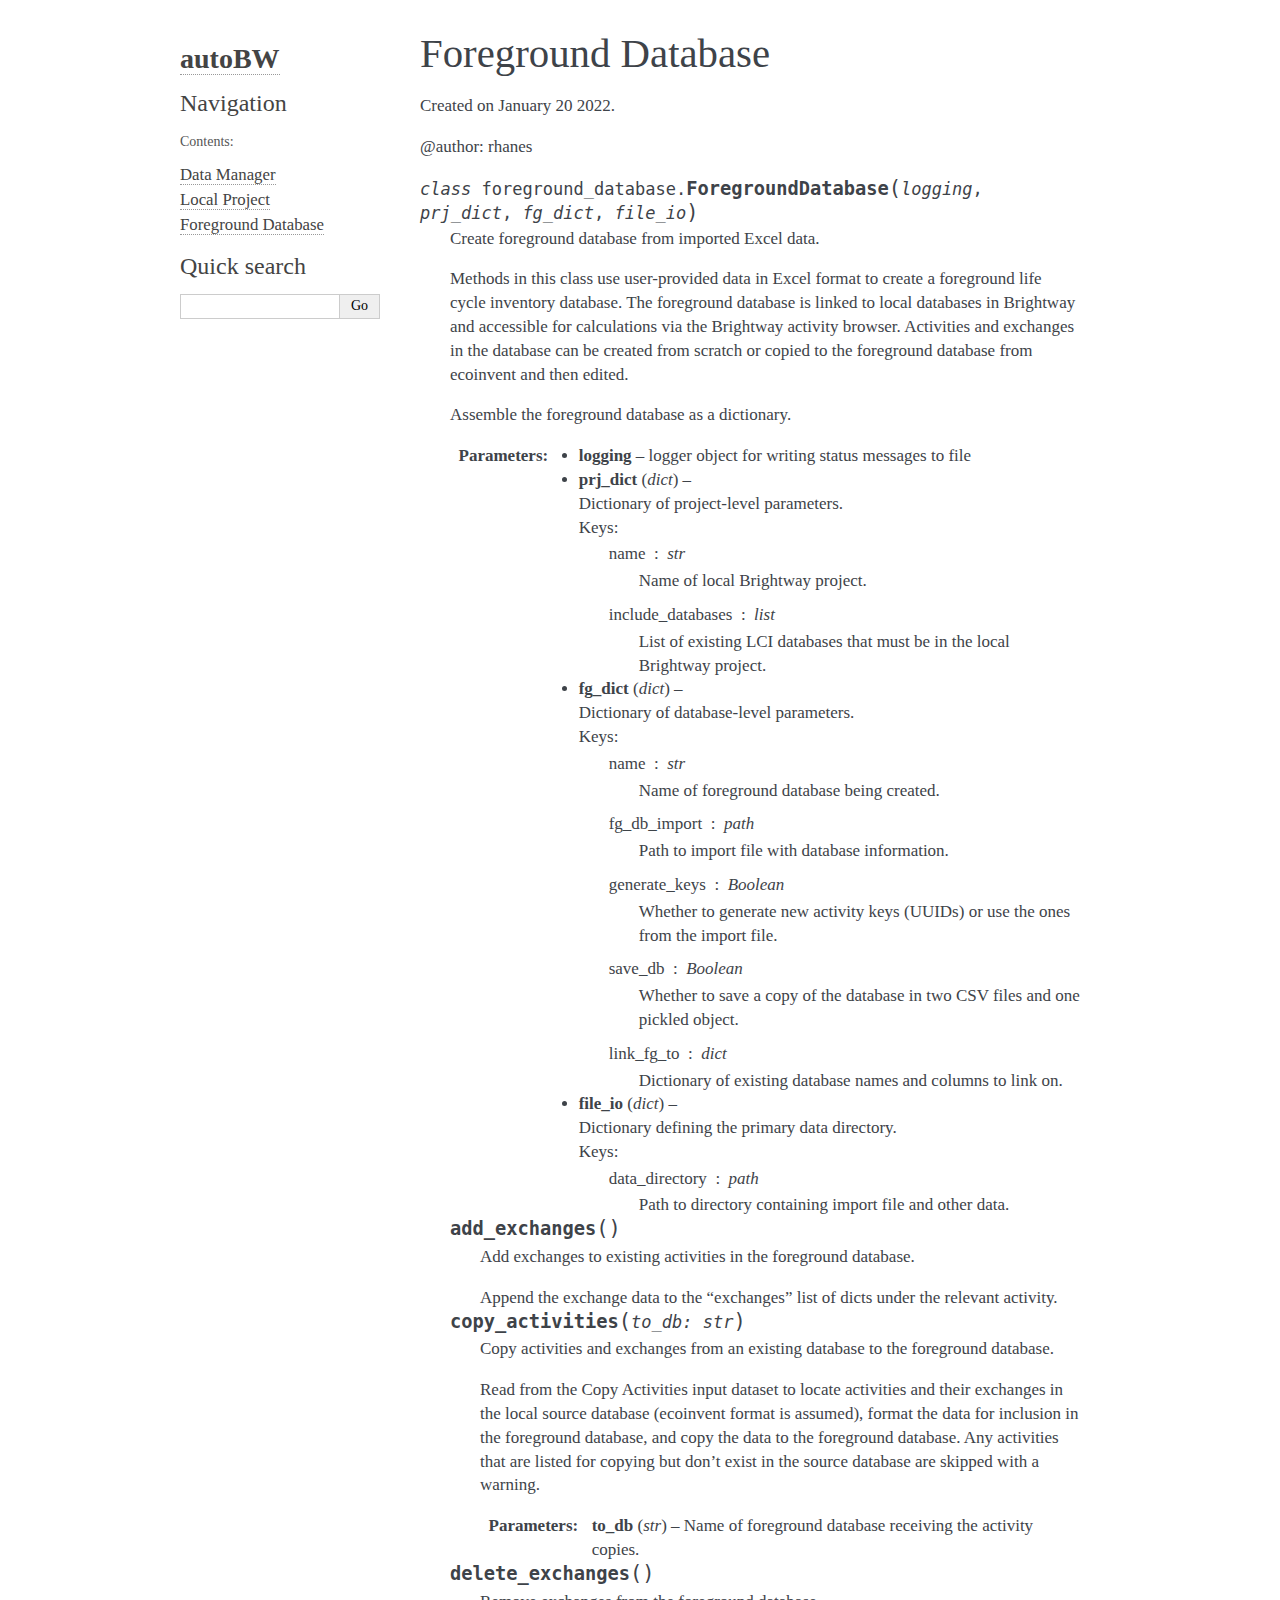
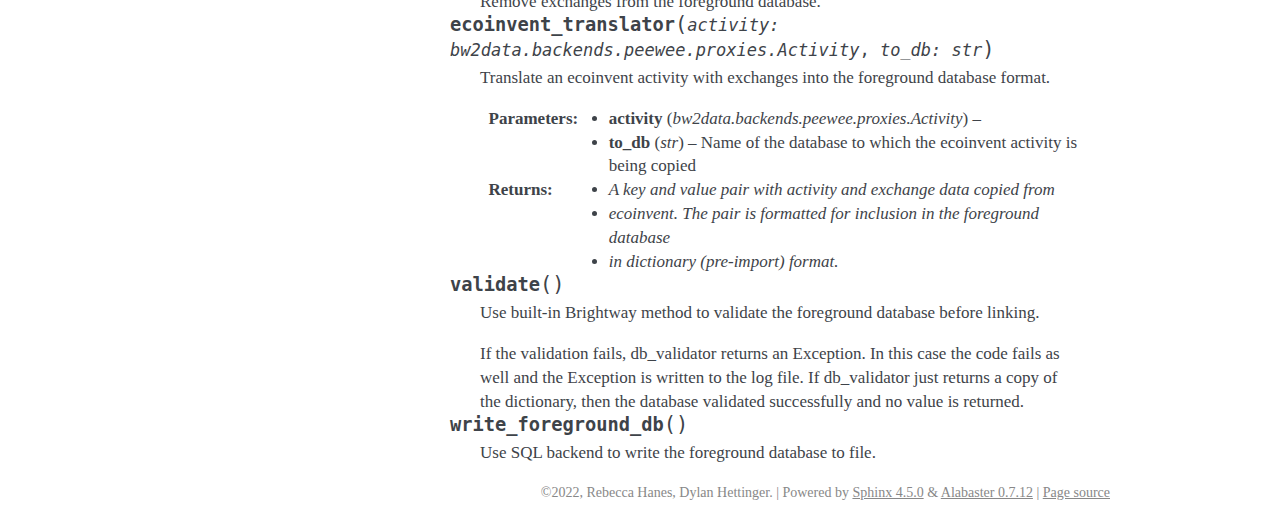
<file: _build/html/_source/foreground_database.html>
<!DOCTYPE html>

<html>
  <head>
    <meta charset="utf-8" />
    <meta name="viewport" content="width=device-width, initial-scale=1.0" /><meta name="generator" content="Docutils 0.17.1: http://docutils.sourceforge.net/" />

    <title>Foreground Database &#8212; autoBW 0.0.1 documentation</title>
    <link rel="stylesheet" type="text/css" href="../_static/pygments.css" />
    <link rel="stylesheet" type="text/css" href="../_static/alabaster.css" />
    <script data-url_root="../" id="documentation_options" src="../_static/documentation_options.js"></script>
    <script src="../_static/jquery.js"></script>
    <script src="../_static/underscore.js"></script>
    <script src="../_static/doctools.js"></script>
    <link rel="index" title="Index" href="../genindex.html" />
    <link rel="search" title="Search" href="../search.html" />
    <link rel="prev" title="Local Project" href="local_project.html" />

  <link rel="stylesheet" href="../_static/custom.css" type="text/css" />


  <meta name="viewport" content="width=device-width, initial-scale=0.9, maximum-scale=0.9" />

  </head><body>


    <div class="document">
      <div class="documentwrapper">
        <div class="bodywrapper">


          <div class="body" role="main">

  <section id="module-foreground_database">
<span id="foreground-database"></span><h1>Foreground Database<a class="headerlink" href="#module-foreground_database" title="Permalink to this headline">¶</a></h1>
<p>Created on January 20 2022.</p>
<p>&#64;author: rhanes</p>
<dl class="py class">
<dt class="sig sig-object py" id="foreground_database.ForegroundDatabase">
<em class="property"><span class="pre">class</span><span class="w"> </span></em><span class="sig-prename descclassname"><span class="pre">foreground_database.</span></span><span class="sig-name descname"><span class="pre">ForegroundDatabase</span></span><span class="sig-paren">(</span><em class="sig-param"><span class="n"><span class="pre">logging</span></span></em>, <em class="sig-param"><span class="n"><span class="pre">prj_dict</span></span></em>, <em class="sig-param"><span class="n"><span class="pre">fg_dict</span></span></em>, <em class="sig-param"><span class="n"><span class="pre">file_io</span></span></em><span class="sig-paren">)</span><a class="headerlink" href="#foreground_database.ForegroundDatabase" title="Permalink to this definition">¶</a></dt>
<dd><p>Create foreground database from imported Excel data.</p>
<p>Methods in this class use user-provided data in Excel format to create a foreground
life cycle inventory database. The foreground database is linked to local databases
in Brightway and accessible for calculations via the Brightway activity browser.
Activities and exchanges in the database can be created from scratch or copied to
the foreground database from ecoinvent and then edited.</p>
<p>Assemble the foreground database as a dictionary.</p>
<dl class="field-list simple">
<dt class="field-odd">Parameters</dt>
<dd class="field-odd"><ul class="simple">
<li><p><strong>logging</strong> – logger object for writing status messages to file</p></li>
<li><p><strong>prj_dict</strong> (<em>dict</em>) – <p>Dictionary of project-level parameters.</p>
<dl class="simple">
<dt>Keys:</dt><dd><dl class="simple">
<dt>name<span class="classifier">str</span></dt><dd><p>Name of local Brightway project.</p>
</dd>
<dt>include_databases<span class="classifier">list</span></dt><dd><p>List of existing LCI databases that must be in the local Brightway project.</p>
</dd>
</dl>
</dd>
</dl>
</p></li>
<li><p><strong>fg_dict</strong> (<em>dict</em>) – <p>Dictionary of database-level parameters.</p>
<dl class="simple">
<dt>Keys:</dt><dd><dl class="simple">
<dt>name<span class="classifier">str</span></dt><dd><p>Name of foreground database being created.</p>
</dd>
<dt>fg_db_import<span class="classifier">path</span></dt><dd><p>Path to import file with database information.</p>
</dd>
<dt>generate_keys<span class="classifier">Boolean</span></dt><dd><p>Whether to generate new activity keys (UUIDs) or use the ones from the import
file.</p>
</dd>
<dt>save_db<span class="classifier">Boolean</span></dt><dd><p>Whether to save a copy of the database in two CSV files and one pickled object.</p>
</dd>
<dt>link_fg_to<span class="classifier">dict</span></dt><dd><p>Dictionary of existing database names and columns to link on.</p>
</dd>
</dl>
</dd>
</dl>
</p></li>
<li><p><strong>file_io</strong> (<em>dict</em>) – <p>Dictionary defining the primary data directory.</p>
<dl class="simple">
<dt>Keys:</dt><dd><dl class="simple">
<dt>data_directory<span class="classifier">path</span></dt><dd><p>Path to directory containing import file and other data.</p>
</dd>
</dl>
</dd>
</dl>
</p></li>
</ul>
</dd>
</dl>
<dl class="py method">
<dt class="sig sig-object py" id="foreground_database.ForegroundDatabase.add_exchanges">
<span class="sig-name descname"><span class="pre">add_exchanges</span></span><span class="sig-paren">(</span><span class="sig-paren">)</span><a class="headerlink" href="#foreground_database.ForegroundDatabase.add_exchanges" title="Permalink to this definition">¶</a></dt>
<dd><p>Add exchanges to existing activities in the foreground database.</p>
<p>Append the exchange data to the “exchanges” list of dicts under the
relevant activity.</p>
</dd></dl>

<dl class="py method">
<dt class="sig sig-object py" id="foreground_database.ForegroundDatabase.copy_activities">
<span class="sig-name descname"><span class="pre">copy_activities</span></span><span class="sig-paren">(</span><em class="sig-param"><span class="n"><span class="pre">to_db</span></span><span class="p"><span class="pre">:</span></span><span class="w"> </span><span class="n"><span class="pre">str</span></span></em><span class="sig-paren">)</span><a class="headerlink" href="#foreground_database.ForegroundDatabase.copy_activities" title="Permalink to this definition">¶</a></dt>
<dd><p>Copy activities and exchanges from an existing database to the foreground database.</p>
<p>Read from the Copy Activities input dataset to locate activities and
their exchanges in the local source database (ecoinvent format is assumed),
format the data for inclusion in the foreground database, and copy the
data to the foreground database. Any activities that are listed for copying
but don’t exist in the source database are skipped with a warning.</p>
<dl class="field-list simple">
<dt class="field-odd">Parameters</dt>
<dd class="field-odd"><p><strong>to_db</strong> (<em>str</em>) – Name of foreground database receiving the activity copies.</p>
</dd>
</dl>
</dd></dl>

<dl class="py method">
<dt class="sig sig-object py" id="foreground_database.ForegroundDatabase.delete_exchanges">
<span class="sig-name descname"><span class="pre">delete_exchanges</span></span><span class="sig-paren">(</span><span class="sig-paren">)</span><a class="headerlink" href="#foreground_database.ForegroundDatabase.delete_exchanges" title="Permalink to this definition">¶</a></dt>
<dd><p>Remove exchanges from the foreground database.</p>
</dd></dl>

<dl class="py method">
<dt class="sig sig-object py" id="foreground_database.ForegroundDatabase.ecoinvent_translator">
<span class="sig-name descname"><span class="pre">ecoinvent_translator</span></span><span class="sig-paren">(</span><em class="sig-param"><span class="n"><span class="pre">activity</span></span><span class="p"><span class="pre">:</span></span><span class="w"> </span><span class="n"><span class="pre">bw2data.backends.peewee.proxies.Activity</span></span></em>, <em class="sig-param"><span class="n"><span class="pre">to_db</span></span><span class="p"><span class="pre">:</span></span><span class="w"> </span><span class="n"><span class="pre">str</span></span></em><span class="sig-paren">)</span><a class="headerlink" href="#foreground_database.ForegroundDatabase.ecoinvent_translator" title="Permalink to this definition">¶</a></dt>
<dd><p>Translate an ecoinvent activity with exchanges into the foreground database format.</p>
<dl class="field-list simple">
<dt class="field-odd">Parameters</dt>
<dd class="field-odd"><ul class="simple">
<li><p><strong>activity</strong> (<em>bw2data.backends.peewee.proxies.Activity</em>) – </p></li>
<li><p><strong>to_db</strong> (<em>str</em>) – Name of the database to which the ecoinvent activity is being copied</p></li>
</ul>
</dd>
<dt class="field-even">Returns</dt>
<dd class="field-even"><p><ul class="simple">
<li><p><em>A key and value pair with activity and exchange data copied from</em></p></li>
<li><p><em>ecoinvent. The pair is formatted for inclusion in the foreground database</em></p></li>
<li><p><em>in dictionary (pre-import) format.</em></p></li>
</ul>
</p>
</dd>
</dl>
</dd></dl>

<dl class="py method">
<dt class="sig sig-object py" id="foreground_database.ForegroundDatabase.validate">
<span class="sig-name descname"><span class="pre">validate</span></span><span class="sig-paren">(</span><span class="sig-paren">)</span><a class="headerlink" href="#foreground_database.ForegroundDatabase.validate" title="Permalink to this definition">¶</a></dt>
<dd><p>Use built-in Brightway method to validate the foreground database before linking.</p>
<p>If the validation fails, db_validator returns an Exception. In this
case the code fails as well and the Exception is written to the log
file. If db_validator just returns a copy of the dictionary, then the
database validated successfully and no value is returned.</p>
</dd></dl>

<dl class="py method">
<dt class="sig sig-object py" id="foreground_database.ForegroundDatabase.write_foreground_db">
<span class="sig-name descname"><span class="pre">write_foreground_db</span></span><span class="sig-paren">(</span><span class="sig-paren">)</span><a class="headerlink" href="#foreground_database.ForegroundDatabase.write_foreground_db" title="Permalink to this definition">¶</a></dt>
<dd><p>Use SQL backend to write the foreground database to file.</p>
</dd></dl>

</dd></dl>

</section>


          </div>

        </div>
      </div>
      <div class="sphinxsidebar" role="navigation" aria-label="main navigation">
        <div class="sphinxsidebarwrapper">
<h1 class="logo"><a href="../index.html">autoBW</a></h1>








<h3>Navigation</h3>
<p class="caption" role="heading"><span class="caption-text">Contents:</span></p>
<ul class="current">
<li class="toctree-l1"><a class="reference internal" href="data_manager.html">Data Manager</a></li>
<li class="toctree-l1"><a class="reference internal" href="local_project.html">Local Project</a></li>
<li class="toctree-l1 current"><a class="current reference internal" href="#">Foreground Database</a></li>
</ul>

<div class="relations">
<h3>Related Topics</h3>
<ul>
  <li><a href="../index.html">Documentation overview</a><ul>
      <li>Previous: <a href="local_project.html" title="previous chapter">Local Project</a></li>
  </ul></li>
</ul>
</div>
<div id="searchbox" style="display: none" role="search">
  <h3 id="searchlabel">Quick search</h3>
    <div class="searchformwrapper">
    <form class="search" action="../search.html" method="get">
      <input type="text" name="q" aria-labelledby="searchlabel" autocomplete="off" autocorrect="off" autocapitalize="off" spellcheck="false"/>
      <input type="submit" value="Go" />
    </form>
    </div>
</div>
<script>$('#searchbox').show(0);</script>








        </div>
      </div>
      <div class="clearer"></div>
    </div>
    <div class="footer">
      &copy;2022, Rebecca Hanes, Dylan Hettinger.

      |
      Powered by <a href="http://sphinx-doc.org/">Sphinx 4.5.0</a>
      &amp; <a href="https://github.com/bitprophet/alabaster">Alabaster 0.7.12</a>

      |
      <a href="../_sources/_source/foreground_database.rst.txt"
          rel="nofollow">Page source</a>
    </div>




  </body>
</html>
</file>
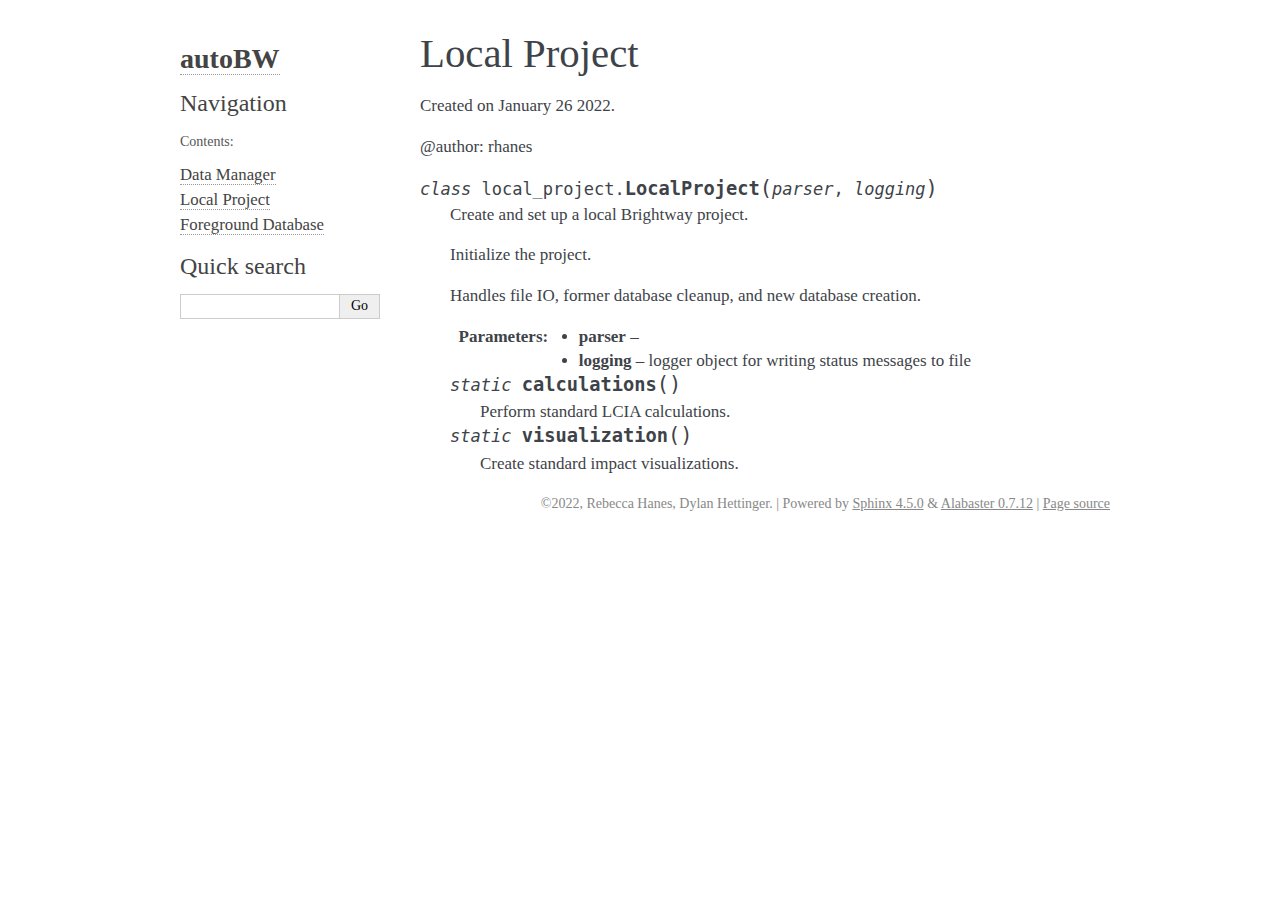
<file: _build/html/_source/local_project.html>
<!DOCTYPE html>

<html>
  <head>
    <meta charset="utf-8" />
    <meta name="viewport" content="width=device-width, initial-scale=1.0" /><meta name="generator" content="Docutils 0.17.1: http://docutils.sourceforge.net/" />

    <title>Local Project &#8212; autoBW 0.0.1 documentation</title>
    <link rel="stylesheet" type="text/css" href="../_static/pygments.css" />
    <link rel="stylesheet" type="text/css" href="../_static/alabaster.css" />
    <script data-url_root="../" id="documentation_options" src="../_static/documentation_options.js"></script>
    <script src="../_static/jquery.js"></script>
    <script src="../_static/underscore.js"></script>
    <script src="../_static/doctools.js"></script>
    <link rel="index" title="Index" href="../genindex.html" />
    <link rel="search" title="Search" href="../search.html" />
    <link rel="next" title="Foreground Database" href="foreground_database.html" />
    <link rel="prev" title="Data Manager" href="data_manager.html" />

  <link rel="stylesheet" href="../_static/custom.css" type="text/css" />


  <meta name="viewport" content="width=device-width, initial-scale=0.9, maximum-scale=0.9" />

  </head><body>


    <div class="document">
      <div class="documentwrapper">
        <div class="bodywrapper">


          <div class="body" role="main">

  <section id="module-local_project">
<span id="local-project"></span><h1>Local Project<a class="headerlink" href="#module-local_project" title="Permalink to this headline">¶</a></h1>
<p>Created on January 26 2022.</p>
<p>&#64;author: rhanes</p>
<dl class="py class">
<dt class="sig sig-object py" id="local_project.LocalProject">
<em class="property"><span class="pre">class</span><span class="w"> </span></em><span class="sig-prename descclassname"><span class="pre">local_project.</span></span><span class="sig-name descname"><span class="pre">LocalProject</span></span><span class="sig-paren">(</span><em class="sig-param"><span class="n"><span class="pre">parser</span></span></em>, <em class="sig-param"><span class="n"><span class="pre">logging</span></span></em><span class="sig-paren">)</span><a class="headerlink" href="#local_project.LocalProject" title="Permalink to this definition">¶</a></dt>
<dd><p>Create and set up a local Brightway project.</p>
<p>Initialize the project.</p>
<p>Handles file IO, former database cleanup, and new database creation.</p>
<dl class="field-list simple">
<dt class="field-odd">Parameters</dt>
<dd class="field-odd"><ul class="simple">
<li><p><strong>parser</strong> – </p></li>
<li><p><strong>logging</strong> – logger object for writing status messages to file</p></li>
</ul>
</dd>
</dl>
<dl class="py method">
<dt class="sig sig-object py" id="local_project.LocalProject.calculations">
<em class="property"><span class="pre">static</span><span class="w"> </span></em><span class="sig-name descname"><span class="pre">calculations</span></span><span class="sig-paren">(</span><span class="sig-paren">)</span><a class="headerlink" href="#local_project.LocalProject.calculations" title="Permalink to this definition">¶</a></dt>
<dd><p>Perform standard LCIA calculations.</p>
</dd></dl>

<dl class="py method">
<dt class="sig sig-object py" id="local_project.LocalProject.visualization">
<em class="property"><span class="pre">static</span><span class="w"> </span></em><span class="sig-name descname"><span class="pre">visualization</span></span><span class="sig-paren">(</span><span class="sig-paren">)</span><a class="headerlink" href="#local_project.LocalProject.visualization" title="Permalink to this definition">¶</a></dt>
<dd><p>Create standard impact visualizations.</p>
</dd></dl>

</dd></dl>

</section>


          </div>

        </div>
      </div>
      <div class="sphinxsidebar" role="navigation" aria-label="main navigation">
        <div class="sphinxsidebarwrapper">
<h1 class="logo"><a href="../index.html">autoBW</a></h1>








<h3>Navigation</h3>
<p class="caption" role="heading"><span class="caption-text">Contents:</span></p>
<ul class="current">
<li class="toctree-l1"><a class="reference internal" href="data_manager.html">Data Manager</a></li>
<li class="toctree-l1 current"><a class="current reference internal" href="#">Local Project</a></li>
<li class="toctree-l1"><a class="reference internal" href="foreground_database.html">Foreground Database</a></li>
</ul>

<div class="relations">
<h3>Related Topics</h3>
<ul>
  <li><a href="../index.html">Documentation overview</a><ul>
      <li>Previous: <a href="data_manager.html" title="previous chapter">Data Manager</a></li>
      <li>Next: <a href="foreground_database.html" title="next chapter">Foreground Database</a></li>
  </ul></li>
</ul>
</div>
<div id="searchbox" style="display: none" role="search">
  <h3 id="searchlabel">Quick search</h3>
    <div class="searchformwrapper">
    <form class="search" action="../search.html" method="get">
      <input type="text" name="q" aria-labelledby="searchlabel" autocomplete="off" autocorrect="off" autocapitalize="off" spellcheck="false"/>
      <input type="submit" value="Go" />
    </form>
    </div>
</div>
<script>$('#searchbox').show(0);</script>








        </div>
      </div>
      <div class="clearer"></div>
    </div>
    <div class="footer">
      &copy;2022, Rebecca Hanes, Dylan Hettinger.

      |
      Powered by <a href="http://sphinx-doc.org/">Sphinx 4.5.0</a>
      &amp; <a href="https://github.com/bitprophet/alabaster">Alabaster 0.7.12</a>

      |
      <a href="../_sources/_source/local_project.rst.txt"
          rel="nofollow">Page source</a>
    </div>




  </body>
</html>
</file>
<file: _build/html/_static/pygments.css>
pre { line-height: 125%; }
td.linenos .normal { color: inherit; background-color: transparent; padding-left: 5px; padding-right: 5px; }
span.linenos { color: inherit; background-color: transparent; padding-left: 5px; padding-right: 5px; }
td.linenos .special { color: #000000; background-color: #ffffc0; padding-left: 5px; padding-right: 5px; }
span.linenos.special { color: #000000; background-color: #ffffc0; padding-left: 5px; padding-right: 5px; }
.highlight .hll { background-color: #ffffcc }
.highlight { background: #f8f8f8; }
.highlight .c { color: #8f5902; font-style: italic } /* Comment */
.highlight .err { color: #a40000; border: 1px solid #ef2929 } /* Error */
.highlight .g { color: #000000 } /* Generic */
.highlight .k { color: #004461; font-weight: bold } /* Keyword */
.highlight .l { color: #000000 } /* Literal */
.highlight .n { color: #000000 } /* Name */
.highlight .o { color: #582800 } /* Operator */
.highlight .x { color: #000000 } /* Other */
.highlight .p { color: #000000; font-weight: bold } /* Punctuation */
.highlight .ch { color: #8f5902; font-style: italic } /* Comment.Hashbang */
.highlight .cm { color: #8f5902; font-style: italic } /* Comment.Multiline */
.highlight .cp { color: #8f5902 } /* Comment.Preproc */
.highlight .cpf { color: #8f5902; font-style: italic } /* Comment.PreprocFile */
.highlight .c1 { color: #8f5902; font-style: italic } /* Comment.Single */
.highlight .cs { color: #8f5902; font-style: italic } /* Comment.Special */
.highlight .gd { color: #a40000 } /* Generic.Deleted */
.highlight .ge { color: #000000; font-style: italic } /* Generic.Emph */
.highlight .gr { color: #ef2929 } /* Generic.Error */
.highlight .gh { color: #000080; font-weight: bold } /* Generic.Heading */
.highlight .gi { color: #00A000 } /* Generic.Inserted */
.highlight .go { color: #888888 } /* Generic.Output */
.highlight .gp { color: #745334 } /* Generic.Prompt */
.highlight .gs { color: #000000; font-weight: bold } /* Generic.Strong */
.highlight .gu { color: #800080; font-weight: bold } /* Generic.Subheading */
.highlight .gt { color: #a40000; font-weight: bold } /* Generic.Traceback */
.highlight .kc { color: #004461; font-weight: bold } /* Keyword.Constant */
.highlight .kd { color: #004461; font-weight: bold } /* Keyword.Declaration */
.highlight .kn { color: #004461; font-weight: bold } /* Keyword.Namespace */
.highlight .kp { color: #004461; font-weight: bold } /* Keyword.Pseudo */
.highlight .kr { color: #004461; font-weight: bold } /* Keyword.Reserved */
.highlight .kt { color: #004461; font-weight: bold } /* Keyword.Type */
.highlight .ld { color: #000000 } /* Literal.Date */
.highlight .m { color: #990000 } /* Literal.Number */
.highlight .s { color: #4e9a06 } /* Literal.String */
.highlight .na { color: #c4a000 } /* Name.Attribute */
.highlight .nb { color: #004461 } /* Name.Builtin */
.highlight .nc { color: #000000 } /* Name.Class */
.highlight .no { color: #000000 } /* Name.Constant */
.highlight .nd { color: #888888 } /* Name.Decorator */
.highlight .ni { color: #ce5c00 } /* Name.Entity */
.highlight .ne { color: #cc0000; font-weight: bold } /* Name.Exception */
.highlight .nf { color: #000000 } /* Name.Function */
.highlight .nl { color: #f57900 } /* Name.Label */
.highlight .nn { color: #000000 } /* Name.Namespace */
.highlight .nx { color: #000000 } /* Name.Other */
.highlight .py { color: #000000 } /* Name.Property */
.highlight .nt { color: #004461; font-weight: bold } /* Name.Tag */
.highlight .nv { color: #000000 } /* Name.Variable */
.highlight .ow { color: #004461; font-weight: bold } /* Operator.Word */
.highlight .w { color: #f8f8f8; text-decoration: underline } /* Text.Whitespace */
.highlight .mb { color: #990000 } /* Literal.Number.Bin */
.highlight .mf { color: #990000 } /* Literal.Number.Float */
.highlight .mh { color: #990000 } /* Literal.Number.Hex */
.highlight .mi { color: #990000 } /* Literal.Number.Integer */
.highlight .mo { color: #990000 } /* Literal.Number.Oct */
.highlight .sa { color: #4e9a06 } /* Literal.String.Affix */
.highlight .sb { color: #4e9a06 } /* Literal.String.Backtick */
.highlight .sc { color: #4e9a06 } /* Literal.String.Char */
.highlight .dl { color: #4e9a06 } /* Literal.String.Delimiter */
.highlight .sd { color: #8f5902; font-style: italic } /* Literal.String.Doc */
.highlight .s2 { color: #4e9a06 } /* Literal.String.Double */
.highlight .se { color: #4e9a06 } /* Literal.String.Escape */
.highlight .sh { color: #4e9a06 } /* Literal.String.Heredoc */
.highlight .si { color: #4e9a06 } /* Literal.String.Interpol */
.highlight .sx { color: #4e9a06 } /* Literal.String.Other */
.highlight .sr { color: #4e9a06 } /* Literal.String.Regex */
.highlight .s1 { color: #4e9a06 } /* Literal.String.Single */
.highlight .ss { color: #4e9a06 } /* Literal.String.Symbol */
.highlight .bp { color: #3465a4 } /* Name.Builtin.Pseudo */
.highlight .fm { color: #000000 } /* Name.Function.Magic */
.highlight .vc { color: #000000 } /* Name.Variable.Class */
.highlight .vg { color: #000000 } /* Name.Variable.Global */
.highlight .vi { color: #000000 } /* Name.Variable.Instance */
.highlight .vm { color: #000000 } /* Name.Variable.Magic */
.highlight .il { color: #990000 } /* Literal.Number.Integer.Long */
</file>
<file: _build/html/_static/alabaster.css>
@import url("basic.css");

/* -- page layout ----------------------------------------------------------- */

body {
    font-family: Georgia, serif;
    font-size: 17px;
    background-color: #fff;
    color: #000;
    margin: 0;
    padding: 0;
}


div.document {
    width: 940px;
    margin: 30px auto 0 auto;
}

div.documentwrapper {
    float: left;
    width: 100%;
}

div.bodywrapper {
    margin: 0 0 0 220px;
}

div.sphinxsidebar {
    width: 220px;
    font-size: 14px;
    line-height: 1.5;
}

hr {
    border: 1px solid #B1B4B6;
}

div.body {
    background-color: #fff;
    color: #3E4349;
    padding: 0 30px 0 30px;
}

div.body > .section {
    text-align: left;
}

div.footer {
    width: 940px;
    margin: 20px auto 30px auto;
    font-size: 14px;
    color: #888;
    text-align: right;
}

div.footer a {
    color: #888;
}

p.caption {
    font-family: inherit;
    font-size: inherit;
}


div.relations {
    display: none;
}


div.sphinxsidebar a {
    color: #444;
    text-decoration: none;
    border-bottom: 1px dotted #999;
}

div.sphinxsidebar a:hover {
    border-bottom: 1px solid #999;
}

div.sphinxsidebarwrapper {
    padding: 18px 10px;
}

div.sphinxsidebarwrapper p.logo {
    padding: 0;
    margin: -10px 0 0 0px;
    text-align: center;
}

div.sphinxsidebarwrapper h1.logo {
    margin-top: -10px;
    text-align: center;
    margin-bottom: 5px;
    text-align: left;
}

div.sphinxsidebarwrapper h1.logo-name {
    margin-top: 0px;
}

div.sphinxsidebarwrapper p.blurb {
    margin-top: 0;
    font-style: normal;
}

div.sphinxsidebar h3,
div.sphinxsidebar h4 {
    font-family: Georgia, serif;
    color: #444;
    font-size: 24px;
    font-weight: normal;
    margin: 0 0 5px 0;
    padding: 0;
}

div.sphinxsidebar h4 {
    font-size: 20px;
}

div.sphinxsidebar h3 a {
    color: #444;
}

div.sphinxsidebar p.logo a,
div.sphinxsidebar h3 a,
div.sphinxsidebar p.logo a:hover,
div.sphinxsidebar h3 a:hover {
    border: none;
}

div.sphinxsidebar p {
    color: #555;
    margin: 10px 0;
}

div.sphinxsidebar ul {
    margin: 10px 0;
    padding: 0;
    color: #000;
}

div.sphinxsidebar ul li.toctree-l1 > a {
    font-size: 120%;
}

div.sphinxsidebar ul li.toctree-l2 > a {
    font-size: 110%;
}

div.sphinxsidebar input {
    border: 1px solid #CCC;
    font-family: Georgia, serif;
    font-size: 1em;
}

div.sphinxsidebar hr {
    border: none;
    height: 1px;
    color: #AAA;
    background: #AAA;

    text-align: left;
    margin-left: 0;
    width: 50%;
}

div.sphinxsidebar .badge {
    border-bottom: none;
}

div.sphinxsidebar .badge:hover {
    border-bottom: none;
}

/* To address an issue with donation coming after search */
div.sphinxsidebar h3.donation {
    margin-top: 10px;
}

/* -- body styles ----------------------------------------------------------- */

a {
    color: #004B6B;
    text-decoration: underline;
}

a:hover {
    color: #6D4100;
    text-decoration: underline;
}

div.body h1,
div.body h2,
div.body h3,
div.body h4,
div.body h5,
div.body h6 {
    font-family: Georgia, serif;
    font-weight: normal;
    margin: 30px 0px 10px 0px;
    padding: 0;
}

div.body h1 { margin-top: 0; padding-top: 0; font-size: 240%; }
div.body h2 { font-size: 180%; }
div.body h3 { font-size: 150%; }
div.body h4 { font-size: 130%; }
div.body h5 { font-size: 100%; }
div.body h6 { font-size: 100%; }

a.headerlink {
    color: #DDD;
    padding: 0 4px;
    text-decoration: none;
}

a.headerlink:hover {
    color: #444;
    background: #EAEAEA;
}

div.body p, div.body dd, div.body li {
    line-height: 1.4em;
}

div.admonition {
    margin: 20px 0px;
    padding: 10px 30px;
    background-color: #EEE;
    border: 1px solid #CCC;
}

div.admonition tt.xref, div.admonition code.xref, div.admonition a tt {
    background-color: #FBFBFB;
    border-bottom: 1px solid #fafafa;
}

div.admonition p.admonition-title {
    font-family: Georgia, serif;
    font-weight: normal;
    font-size: 24px;
    margin: 0 0 10px 0;
    padding: 0;
    line-height: 1;
}

div.admonition p.last {
    margin-bottom: 0;
}

div.highlight {
    background-color: #fff;
}

dt:target, .highlight {
    background: #FAF3E8;
}

div.warning {
    background-color: #FCC;
    border: 1px solid #FAA;
}

div.danger {
    background-color: #FCC;
    border: 1px solid #FAA;
    -moz-box-shadow: 2px 2px 4px #D52C2C;
    -webkit-box-shadow: 2px 2px 4px #D52C2C;
    box-shadow: 2px 2px 4px #D52C2C;
}

div.error {
    background-color: #FCC;
    border: 1px solid #FAA;
    -moz-box-shadow: 2px 2px 4px #D52C2C;
    -webkit-box-shadow: 2px 2px 4px #D52C2C;
    box-shadow: 2px 2px 4px #D52C2C;
}

div.caution {
    background-color: #FCC;
    border: 1px solid #FAA;
}

div.attention {
    background-color: #FCC;
    border: 1px solid #FAA;
}

div.important {
    background-color: #EEE;
    border: 1px solid #CCC;
}

div.note {
    background-color: #EEE;
    border: 1px solid #CCC;
}

div.tip {
    background-color: #EEE;
    border: 1px solid #CCC;
}

div.hint {
    background-color: #EEE;
    border: 1px solid #CCC;
}

div.seealso {
    background-color: #EEE;
    border: 1px solid #CCC;
}

div.topic {
    background-color: #EEE;
}

p.admonition-title {
    display: inline;
}

p.admonition-title:after {
    content: ":";
}

pre, tt, code {
    font-family: 'Consolas', 'Menlo', 'DejaVu Sans Mono', 'Bitstream Vera Sans Mono', monospace;
    font-size: 0.9em;
}

.hll {
    background-color: #FFC;
    margin: 0 -12px;
    padding: 0 12px;
    display: block;
}

img.screenshot {
}

tt.descname, tt.descclassname, code.descname, code.descclassname {
    font-size: 0.95em;
}

tt.descname, code.descname {
    padding-right: 0.08em;
}

img.screenshot {
    -moz-box-shadow: 2px 2px 4px #EEE;
    -webkit-box-shadow: 2px 2px 4px #EEE;
    box-shadow: 2px 2px 4px #EEE;
}

table.docutils {
    border: 1px solid #888;
    -moz-box-shadow: 2px 2px 4px #EEE;
    -webkit-box-shadow: 2px 2px 4px #EEE;
    box-shadow: 2px 2px 4px #EEE;
}

table.docutils td, table.docutils th {
    border: 1px solid #888;
    padding: 0.25em 0.7em;
}

table.field-list, table.footnote {
    border: none;
    -moz-box-shadow: none;
    -webkit-box-shadow: none;
    box-shadow: none;
}

table.footnote {
    margin: 15px 0;
    width: 100%;
    border: 1px solid #EEE;
    background: #FDFDFD;
    font-size: 0.9em;
}

table.footnote + table.footnote {
    margin-top: -15px;
    border-top: none;
}

table.field-list th {
    padding: 0 0.8em 0 0;
}

table.field-list td {
    padding: 0;
}

table.field-list p {
    margin-bottom: 0.8em;
}

/* Cloned from
 * https://github.com/sphinx-doc/sphinx/commit/ef60dbfce09286b20b7385333d63a60321784e68
 */
.field-name {
    -moz-hyphens: manual;
    -ms-hyphens: manual;
    -webkit-hyphens: manual;
    hyphens: manual;
}

table.footnote td.label {
    width: .1px;
    padding: 0.3em 0 0.3em 0.5em;
}

table.footnote td {
    padding: 0.3em 0.5em;
}

dl {
    margin: 0;
    padding: 0;
}

dl dd {
    margin-left: 30px;
}

blockquote {
    margin: 0 0 0 30px;
    padding: 0;
}

ul, ol {
    /* Matches the 30px from the narrow-screen "li > ul" selector below */
    margin: 10px 0 10px 30px;
    padding: 0;
}

pre {
    background: #EEE;
    padding: 7px 30px;
    margin: 15px 0px;
    line-height: 1.3em;
}

div.viewcode-block:target {
    background: #ffd;
}

dl pre, blockquote pre, li pre {
    margin-left: 0;
    padding-left: 30px;
}

tt, code {
    background-color: #ecf0f3;
    color: #222;
    /* padding: 1px 2px; */
}

tt.xref, code.xref, a tt {
    background-color: #FBFBFB;
    border-bottom: 1px solid #fff;
}

a.reference {
    text-decoration: none;
    border-bottom: 1px dotted #004B6B;
}

/* Don't put an underline on images */
a.image-reference, a.image-reference:hover {
    border-bottom: none;
}

a.reference:hover {
    border-bottom: 1px solid #6D4100;
}

a.footnote-reference {
    text-decoration: none;
    font-size: 0.7em;
    vertical-align: top;
    border-bottom: 1px dotted #004B6B;
}

a.footnote-reference:hover {
    border-bottom: 1px solid #6D4100;
}

a:hover tt, a:hover code {
    background: #EEE;
}


@media screen and (max-width: 870px) {

    div.sphinxsidebar {
    	display: none;
    }

    div.document {
       width: 100%;

    }

    div.documentwrapper {
    	margin-left: 0;
    	margin-top: 0;
    	margin-right: 0;
    	margin-bottom: 0;
    }

    div.bodywrapper {
    	margin-top: 0;
    	margin-right: 0;
    	margin-bottom: 0;
    	margin-left: 0;
    }

    ul {
    	margin-left: 0;
    }

	li > ul {
        /* Matches the 30px from the "ul, ol" selector above */
		margin-left: 30px;
	}

    .document {
    	width: auto;
    }

    .footer {
    	width: auto;
    }

    .bodywrapper {
    	margin: 0;
    }

    .footer {
    	width: auto;
    }

    .github {
        display: none;
    }



}



@media screen and (max-width: 875px) {

    body {
        margin: 0;
        padding: 20px 30px;
    }

    div.documentwrapper {
        float: none;
        background: #fff;
    }

    div.sphinxsidebar {
        display: block;
        float: none;
        width: 102.5%;
        margin: 50px -30px -20px -30px;
        padding: 10px 20px;
        background: #333;
        color: #FFF;
    }

    div.sphinxsidebar h3, div.sphinxsidebar h4, div.sphinxsidebar p,
    div.sphinxsidebar h3 a {
        color: #fff;
    }

    div.sphinxsidebar a {
        color: #AAA;
    }

    div.sphinxsidebar p.logo {
        display: none;
    }

    div.document {
        width: 100%;
        margin: 0;
    }

    div.footer {
        display: none;
    }

    div.bodywrapper {
        margin: 0;
    }

    div.body {
        min-height: 0;
        padding: 0;
    }

    .rtd_doc_footer {
        display: none;
    }

    .document {
        width: auto;
    }

    .footer {
        width: auto;
    }

    .footer {
        width: auto;
    }

    .github {
        display: none;
    }
}


/* misc. */

.revsys-inline {
    display: none!important;
}

/* Make nested-list/multi-paragraph items look better in Releases changelog
 * pages. Without this, docutils' magical list fuckery causes inconsistent
 * formatting between different release sub-lists.
 */
div#changelog > div.section > ul > li > p:only-child {
    margin-bottom: 0;
}

/* Hide fugly table cell borders in ..bibliography:: directive output */
table.docutils.citation, table.docutils.citation td, table.docutils.citation th {
  border: none;
  /* Below needed in some edge cases; if not applied, bottom shadows appear */
  -moz-box-shadow: none;
  -webkit-box-shadow: none;
  box-shadow: none;
}


/* relbar */

.related {
    line-height: 30px;
    width: 100%;
    font-size: 0.9rem;
}

.related.top {
    border-bottom: 1px solid #EEE;
    margin-bottom: 20px;
}

.related.bottom {
    border-top: 1px solid #EEE;
}

.related ul {
    padding: 0;
    margin: 0;
    list-style: none;
}

.related li {
    display: inline;
}

nav#rellinks {
    float: right;
}

nav#rellinks li+li:before {
    content: "|";
}

nav#breadcrumbs li+li:before {
    content: "\00BB";
}

/* Hide certain items when printing */
@media print {
    div.related {
        display: none;
    }
}
</file>
<file: _build/html/_static/custom.css>
/* This file intentionally left blank. */
</file>
